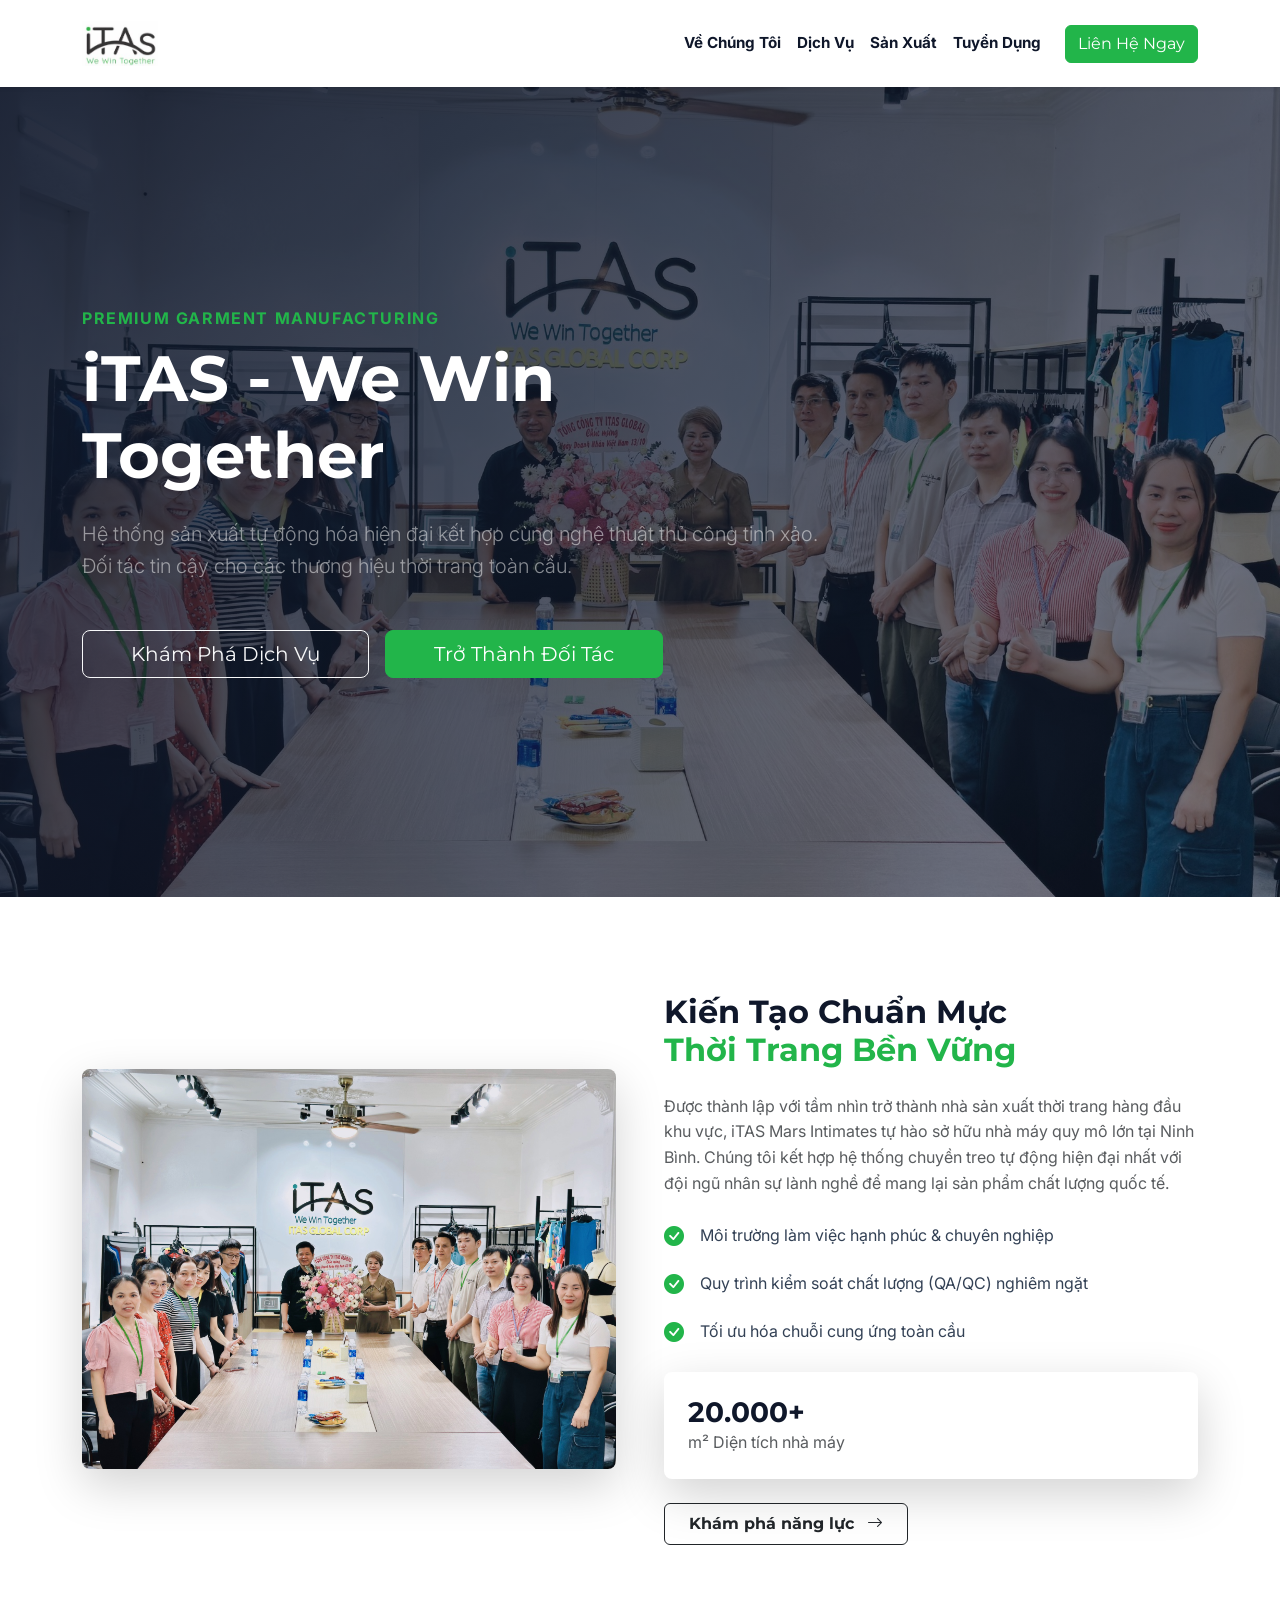
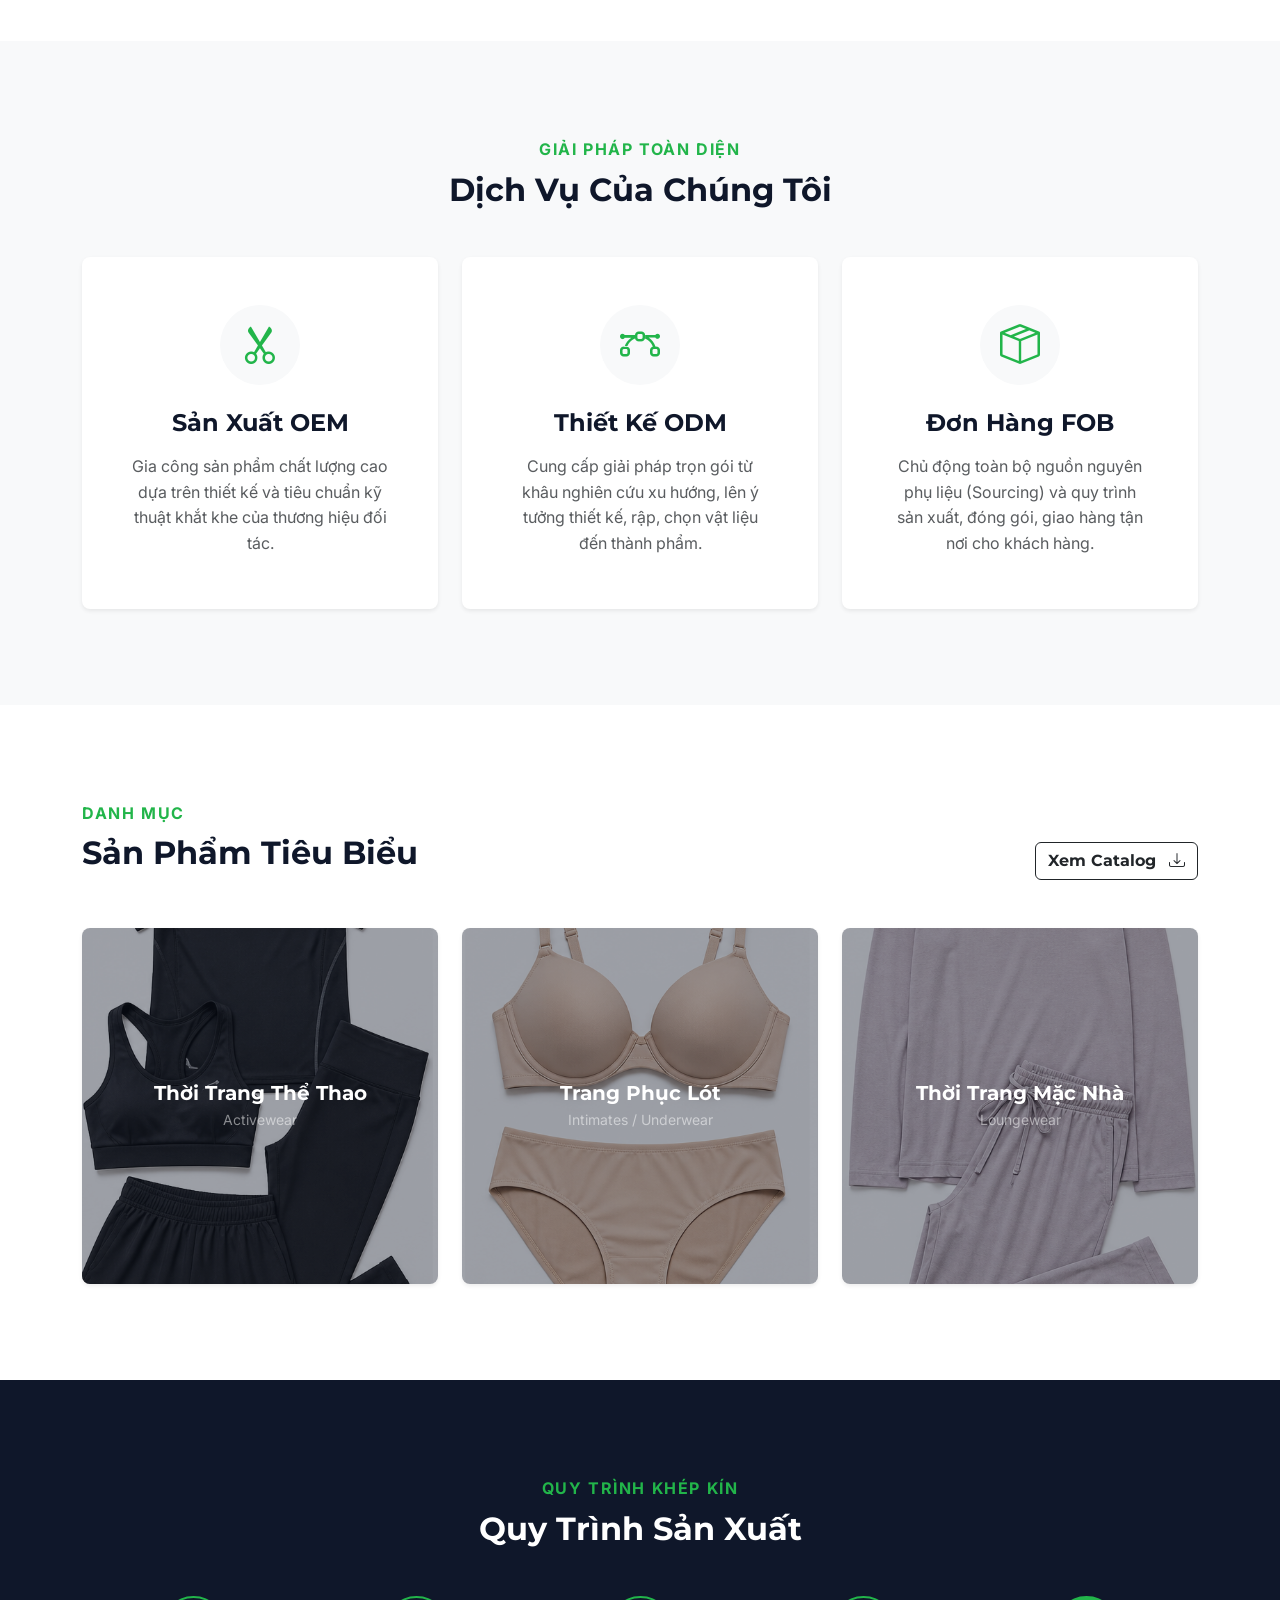
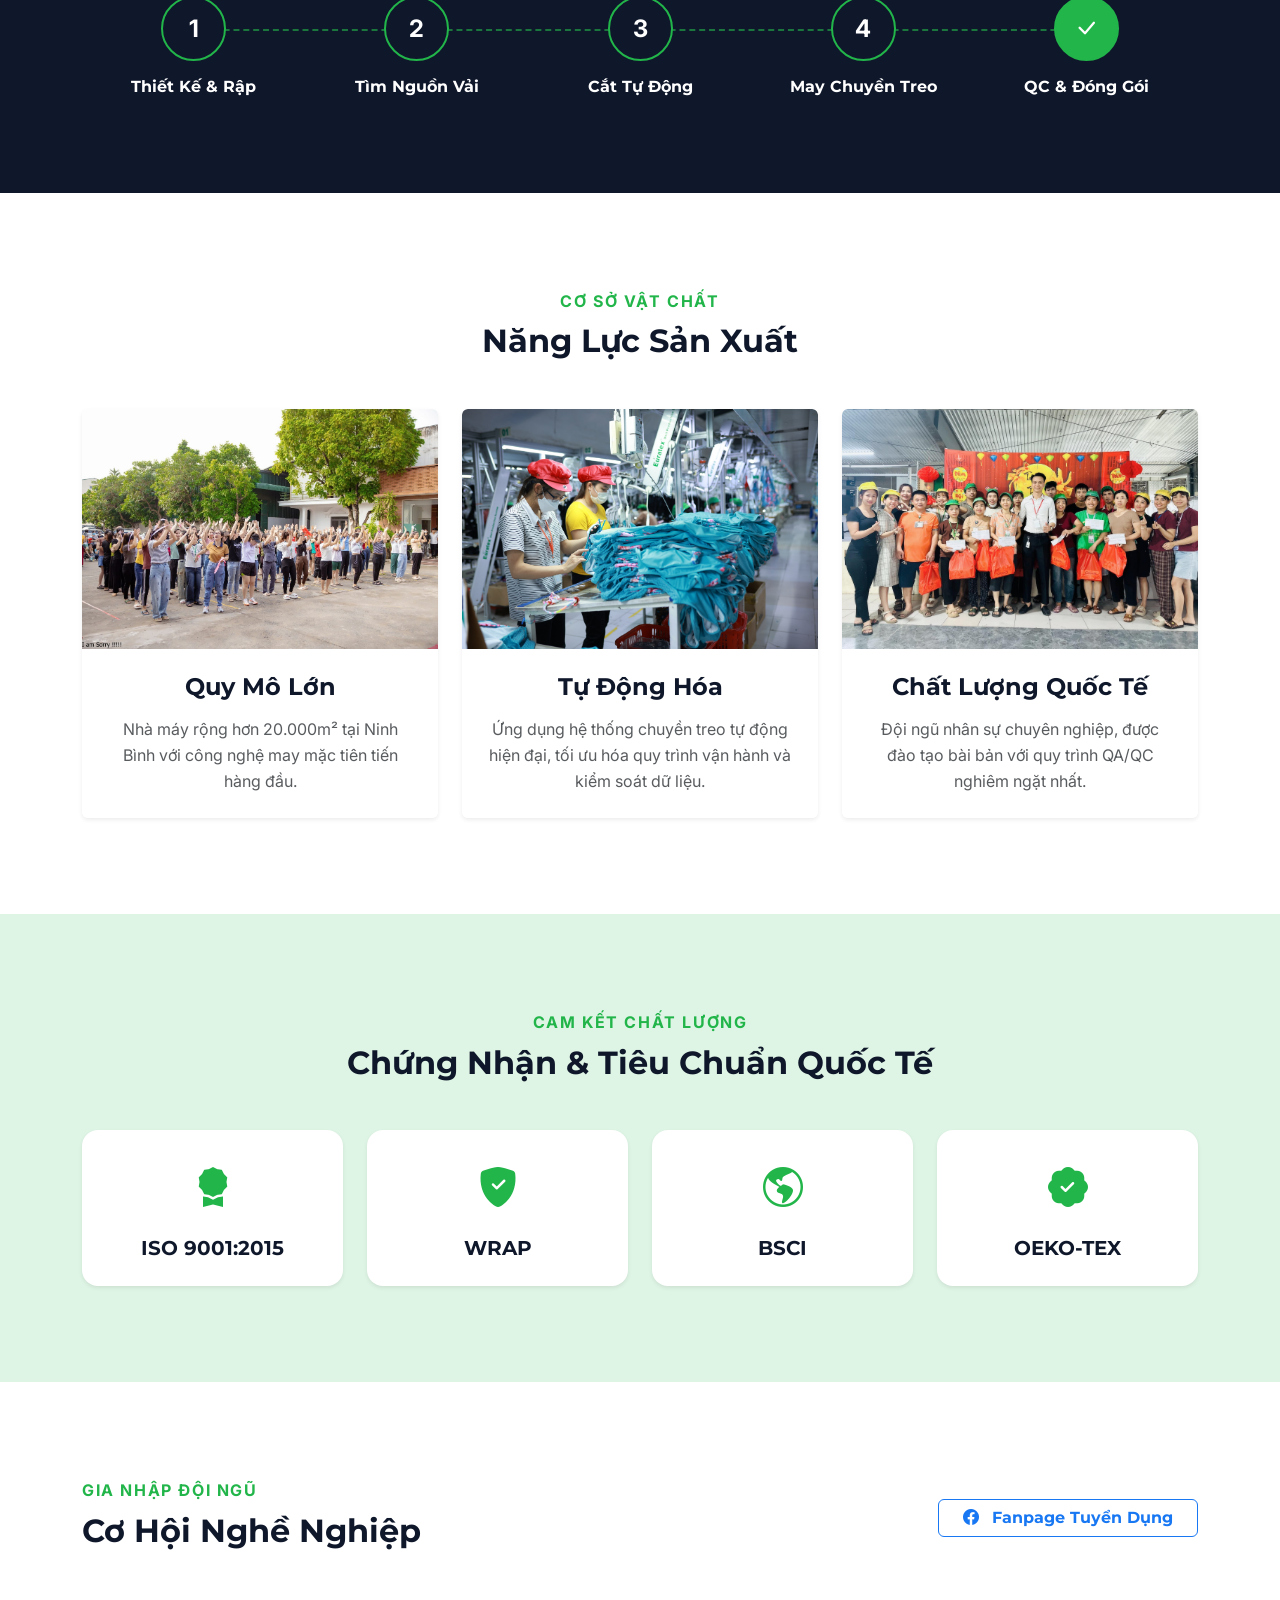
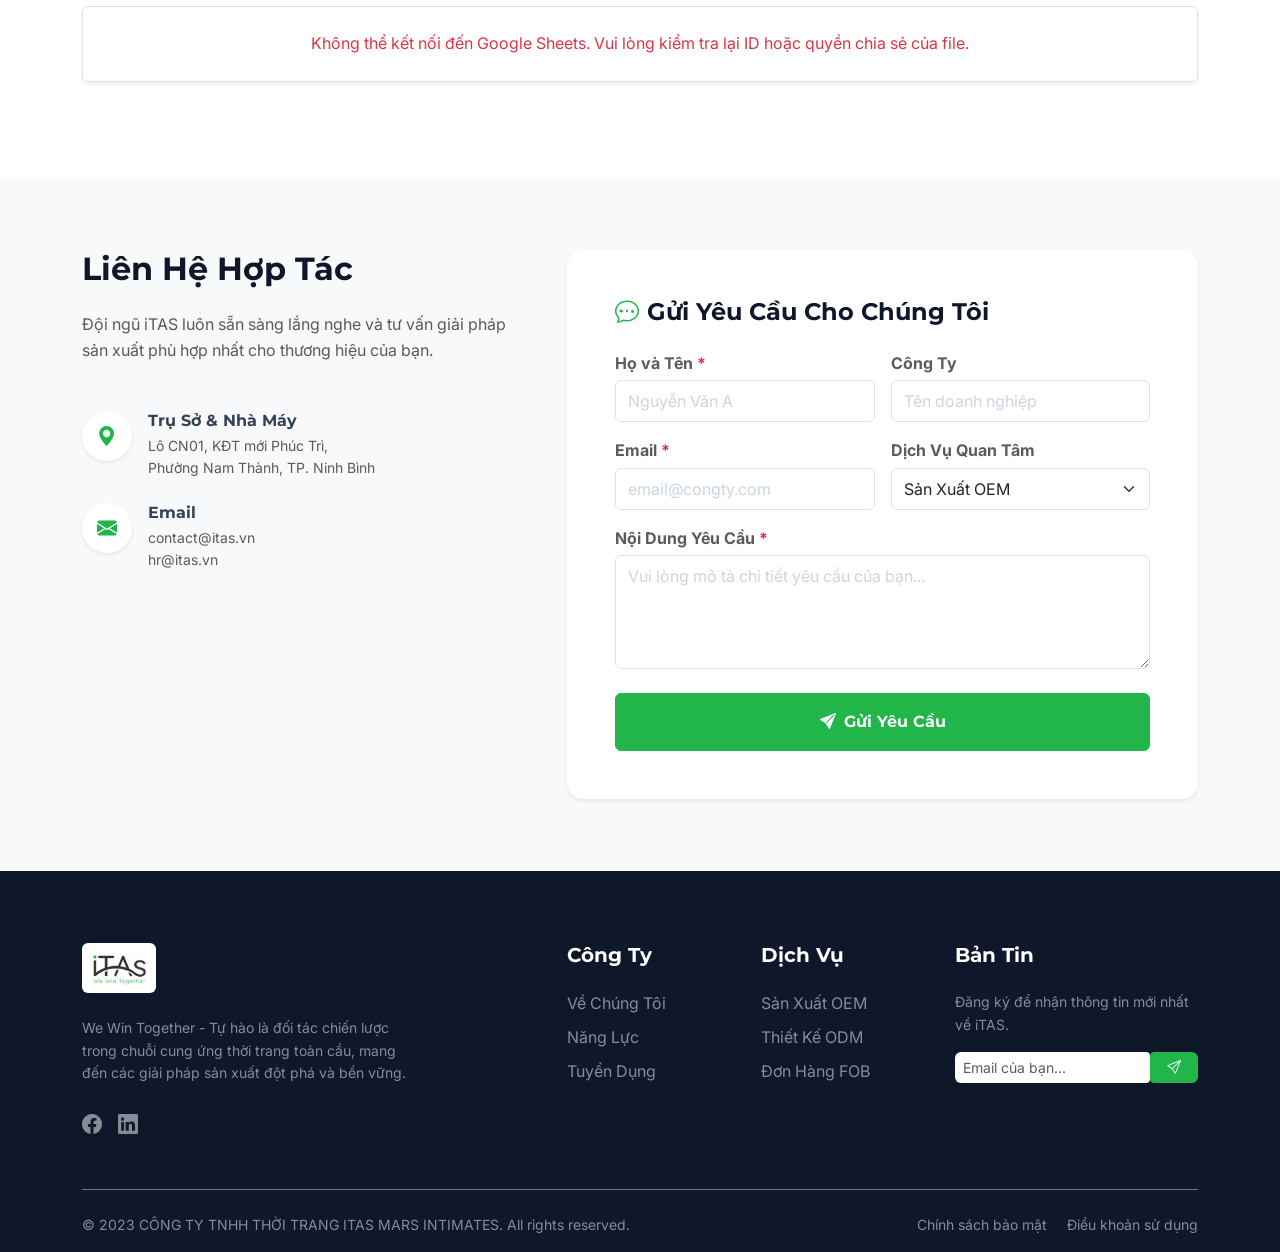
<file: index.html>
<!DOCTYPE html>
<html lang="vi">
<head>
    <meta charset="UTF-8">
    <meta name="viewport" content="width=device-width, initial-scale=1.0">
    <title>iTAS Mars Intimates - We Win Together | Premium Garment Manufacturing</title>
    <meta name="description" content="iTAS - Đối tác sản xuất may mặc toàn cầu. Hệ thống tự động hóa hiện đại, dịch vụ OEM/ODM/FOB chuẩn quốc tế.">
    
    <!-- Google Fonts: Montserrat (Headings) & Inter (Body) -->
    <link rel="preconnect" href="https://fonts.googleapis.com">
    <link rel="preconnect" href="https://fonts.gstatic.com" crossorigin>
    <link href="https://fonts.googleapis.com/css2?family=Inter:wght@300;400;500;600&family=Montserrat:wght@500;600;700;800&display=swap" rel="stylesheet">
    
    <!-- Frameworks & Icons -->
    <link href="https://cdn.jsdelivr.net/npm/bootstrap@5.3.0/dist/css/bootstrap.min.css" rel="stylesheet">
    <link href="https://cdn.jsdelivr.net/npm/bootstrap-icons@1.10.5/font/bootstrap-icons.css" rel="stylesheet">
    
    <!-- Custom B2B Stylesheet -->
    <link href="css/style.min.css" rel="stylesheet">
</head>
<body>

    <!-- HEADER -->
    <header class="header sticky-top bg-white shadow-sm">
        <nav class="navbar navbar-expand-lg navbar-light py-3">
            <div class="container">
                <a class="navbar-brand" href="#">
                    <img src="images/logo.png" alt="iTAS Logo" class="header__logo">
                </a>
                <button class="navbar-toggler" type="button" data-bs-toggle="collapse" data-bs-target="#navbarNav" aria-label="Toggle navigation">
                    <span class="navbar-toggler-icon"></span>
                </button>
                <div class="collapse navbar-collapse" id="navbarNav">
                    <ul class="navbar-nav ms-auto align-items-center">
                        <li class="nav-item"><a class="nav-link fw-bold" href="#about">Về Chúng Tôi</a></li>
                        <li class="nav-item"><a class="nav-link fw-bold" href="#services">Dịch Vụ</a></li>
                        <li class="nav-item"><a class="nav-link fw-bold" href="#capabilities">Sản Xuất</a></li>
                        <li class="nav-item"><a class="nav-link fw-bold" href="#careers">Tuyển Dụng</a></li>
                        <li class="nav-item ms-lg-3">
                            <a class="btn btn-primary" href="#contact">Liên Hệ Ngay</a>
                        </li>
                    </ul>
                </div>
            </div>
        </nav>
    </header>

    <main>
        <!-- 1. HERO SECTION -->
        <section class="hero position-relative d-flex align-items-center">
            <div class="container position-relative z-2 text-center text-md-start">
                <div class="row">
                    <div class="col-lg-8">
                        <span class="hero__subtitle text-uppercase tracking-wide mb-2 d-block text-accent fw-bold">Premium Garment Manufacturing</span>
                        <h1 class="display-3 fw-bold mb-4 hero__title text-white">iTAS - We Win Together</h1>
                        <p class="lead mb-5 text-white-50 hero__desc">Hệ thống sản xuất tự động hóa hiện đại kết hợp cùng nghệ thuật thủ công tinh xảo. Đối tác tin cậy cho các thương hiệu thời trang toàn cầu.</p>
                        <div class="d-flex gap-3 justify-content-center justify-content-md-start">
                            <a href="#services" class="btn btn-outline-light btn-lg px-5">Khám Phá Dịch Vụ</a>
                            <a href="#contact" class="btn btn-primary btn-lg px-5">Trở Thành Đối Tác</a>
                        </div>
                    </div>
                </div>
            </div>
            <div class="hero__overlay"></div>
        </section>

        <!-- 2. ABOUT SECTION -->
        <section id="about" class="section py-5 my-5">
            <div class="container">
                <div class="row align-items-center g-5">
                    <div class="col-lg-6">
                        <img src="images/hero-bg.jpg" alt="iTAS Board of Directors" class="img-fluid rounded-3 shadow-lg">
                    </div>
                    <div class="col-lg-6">
                        <h2 class="section__title mb-4">Kiến Tạo Chuẩn Mực <br><span class="text-accent">Thời Trang Bền Vững</span></h2>
                        <p class="text-muted mb-4">Được thành lập với tầm nhìn trở thành nhà sản xuất thời trang hàng đầu khu vực, iTAS Mars Intimates tự hào sở hữu nhà máy quy mô lớn tại Ninh Bình. Chúng tôi kết hợp hệ thống chuyền treo tự động hiện đại nhất với đội ngũ nhân sự lành nghề để mang lại sản phẩm chất lượng quốc tế.</p>
                        <ul class="list-unstyled mb-4">
                            <li class="d-flex align-items-center mb-3"><i class="bi bi-check-circle-fill text-accent me-3 fs-5"></i> Môi trường làm việc hạnh phúc & chuyên nghiệp</li>
                            <li class="d-flex align-items-center mb-3"><i class="bi bi-check-circle-fill text-accent me-3 fs-5"></i> Quy trình kiểm soát chất lượng (QA/QC) nghiêm ngặt</li>
                            <li class="d-flex align-items-center"><i class="bi bi-check-circle-fill text-accent me-3 fs-5"></i> Tối ưu hóa chuỗi cung ứng toàn cầu</li>
                        </ul>
                        <div class="about__stats bg-white p-4 shadow-lg rounded-3 my-4 d-none d-lg-block">
                            <h3 class="fw-bold text-primary-dark mb-0">20.000+</h3>
                            <p class="text-muted mb-0">m² Diện tích nhà máy</p>
                        </div>
                        <a href="#capabilities" class="btn btn-outline-dark px-4 py-2 fw-bold">Khám phá năng lực <i class="bi bi-arrow-right ms-2"></i></a>
                    </div>
                </div>
            </div>
        </section>

        <!-- 3. SERVICES SECTION -->
        <section id="services" class="section bg-light py-5">
            <div class="container py-5">
                <div class="text-center mb-5">
                    <span class="text-accent fw-bold text-uppercase tracking-wide">Giải Pháp Toàn Diện</span>
                    <h2 class="section__title mt-2">Dịch Vụ Của Chúng Tôi</h2>
                </div>
                <div class="row g-4">
                    <div class="col-md-4">
                        <article class="service-card bg-white p-5 rounded-3 shadow-sm h-100 text-center">
                            <div class="service-card__icon bg-light rounded-circle d-inline-flex align-items-center justify-content-center mb-4" style="width: 80px; height: 80px;">
                                <i class="bi bi-scissors fs-1 text-accent"></i>
                            </div>
                            <h4 class="fw-bold mb-3 text-primary-dark">Sản Xuất OEM</h4>
                            <p class="text-muted mb-0">Gia công sản phẩm chất lượng cao dựa trên thiết kế và tiêu chuẩn kỹ thuật khắt khe của thương hiệu đối tác.</p>
                        </article>
                    </div>
                    <div class="col-md-4">
                        <article class="service-card bg-white p-5 rounded-3 shadow-sm h-100 text-center">
                            <div class="service-card__icon bg-light rounded-circle d-inline-flex align-items-center justify-content-center mb-4" style="width: 80px; height: 80px;">
                                <i class="bi bi-bezier fs-1 text-accent"></i>
                            </div>
                            <h4 class="fw-bold mb-3 text-primary-dark">Thiết Kế ODM</h4>
                            <p class="text-muted mb-0">Cung cấp giải pháp trọn gói từ khâu nghiên cứu xu hướng, lên ý tưởng thiết kế, rập, chọn vật liệu đến thành phẩm.</p>
                        </article>
                    </div>
                    <div class="col-md-4">
                        <article class="service-card bg-white p-5 rounded-3 shadow-sm h-100 text-center">
                            <div class="service-card__icon bg-light rounded-circle d-inline-flex align-items-center justify-content-center mb-4" style="width: 80px; height: 80px;">
                                <i class="bi bi-box-seam fs-1 text-accent"></i>
                            </div>
                            <h4 class="fw-bold mb-3 text-primary-dark">Đơn Hàng FOB</h4>
                            <p class="text-muted mb-0">Chủ động toàn bộ nguồn nguyên phụ liệu (Sourcing) và quy trình sản xuất, đóng gói, giao hàng tận nơi cho khách hàng.</p>
                        </article>
                    </div>
                </div>
            </div>
        </section>

        <!-- 4. PRODUCT SHOWCASE -->
        <section id="products" class="section py-5 my-5">
            <div class="container">
                <div class="d-flex justify-content-between align-items-end mb-5">
                    <div>
                        <span class="text-accent fw-bold text-uppercase tracking-wide">Danh Mục</span>
                        <h2 class="section__title mt-2">Sản Phẩm Tiêu Biểu</h2>
                    </div>
                    <a href="#contact" class="btn btn-outline-dark d-none d-md-inline-block fw-bold">Xem Catalog <i class="bi bi-download ms-2"></i></a>
                </div>
                <div class="row g-4">
                    <div class="col-md-6 col-lg-4">
                        <div class="product-card position-relative overflow-hidden rounded-3 shadow-sm text-white text-center ratio ratio-1x1" style="background-image: url('images/product_part_1.png'); background-size: cover; background-position: center;">
                            <div class="d-flex flex-column align-items-center justify-content-center p-4 product-card__content">
                                <h5 class="fw-bold mb-1">Thời Trang Thể Thao</h5>
                                <span class="text-white-50 small">Activewear</span>
                            </div>
                        </div>
                    </div>
                    <div class="col-md-6 col-lg-4">
                        <div class="product-card position-relative overflow-hidden rounded-3 shadow-sm text-white text-center ratio ratio-1x1" style="background-image: url('images/product_part_2.png'); background-size: cover; background-position: center;">
                            <div class="d-flex flex-column align-items-center justify-content-center p-4 product-card__content">
                                <h5 class="fw-bold mb-1">Trang Phục Lót</h5>
                                <span class="text-white-50 small">Intimates / Underwear</span>
                            </div>
                        </div>
                    </div>
                    <div class="col-md-6 col-lg-4">
                        <div class="product-card position-relative overflow-hidden rounded-3 shadow-sm text-white text-center ratio ratio-1x1" style="background-image: url('images/product_part_3.png'); background-size: cover; background-position: center;">
                            <div class="d-flex flex-column align-items-center justify-content-center p-4 product-card__content">
                                <h5 class="fw-bold mb-1">Thời Trang Mặc Nhà</h5>
                                <span class="text-white-50 small">Loungewear</span>
                            </div>
                        </div>
                    </div>
                </div>
            </div>
        </section>

        <!-- 5. PRODUCTION PROCESS -->
        <section id="process" class="section bg-primary-dark text-white py-5">
            <div class="container py-5">
                <div class="text-center mb-5">
                    <span class="text-accent fw-bold text-uppercase tracking-wide">Quy Trình Khép Kín</span>
                    <h2 class="section__title mt-2 text-white">Quy Trình Sản Xuất</h2>
                </div>
                <div class="d-flex flex-column flex-md-row justify-content-between align-items-center process-container gap-5 gap-md-0">
                    <div class="process-step text-center flex-fill w-100">
                        <div class="process-step__number bg-primary-dark text-white border-accent rounded-circle mx-auto mb-3 d-flex align-items-center justify-content-center fs-4 fw-bold position-relative z-2">1</div>
                        <h6 class="fw-bold mb-0">Thiết Kế & Rập</h6>
                    </div>
                    <div class="process-step text-center flex-fill w-100">
                        <div class="process-step__number bg-primary-dark text-white border-accent rounded-circle mx-auto mb-3 d-flex align-items-center justify-content-center fs-4 fw-bold position-relative z-2">2</div>
                        <h6 class="fw-bold mb-0">Tìm Nguồn Vải</h6>
                    </div>
                    <div class="process-step text-center flex-fill w-100">
                        <div class="process-step__number bg-primary-dark text-white border-accent rounded-circle mx-auto mb-3 d-flex align-items-center justify-content-center fs-4 fw-bold position-relative z-2">3</div>
                        <h6 class="fw-bold mb-0">Cắt Tự Động</h6>
                    </div>
                    <div class="process-step text-center flex-fill w-100">
                        <div class="process-step__number bg-primary-dark text-white border-accent rounded-circle mx-auto mb-3 d-flex align-items-center justify-content-center fs-4 fw-bold position-relative z-2">4</div>
                        <h6 class="fw-bold mb-0">May Chuyền Treo</h6>
                    </div>
                    <div class="process-step text-center flex-fill w-100">
                        <div class="process-step__number bg-accent text-white border-accent rounded-circle mx-auto mb-3 d-flex align-items-center justify-content-center fs-4 fw-bold position-relative z-2"><i class="bi bi-check-lg"></i></div>
                        <h6 class="fw-bold mb-0">QC & Đóng Gói</h6>
                    </div>
                </div>
            </div>
        </section>

        <!-- 6. CAPABILITIES (Refined existing section) -->
        <section id="capabilities" class="section py-5 my-5">
            <div class="container">
                <div class="text-center mb-5">
                    <span class="text-accent fw-bold text-uppercase tracking-wide">Cơ Sở Vật Chất</span>
                    <h2 class="section__title mt-2">Năng Lực Sản Xuất</h2>
                </div>
                <div class="row g-4 text-center">
                    <div class="col-md-4">
                        <article class="card card-b2b h-100 shadow-sm border-0">
                            <div class="overflow-hidden rounded-top">
                                <img src="images/img-quymo.jpg" class="card-img-top card-b2b__img" alt="Quy mô nhà máy">
                            </div>
                            <div class="card-body p-4 bg-white rounded-bottom">
                                <h4 class="fw-bold mb-3 text-primary-dark">Quy Mô Lớn</h4>
                                <p class="text-muted mb-0">Nhà máy rộng hơn 20.000m² tại Ninh Bình với công nghệ may mặc tiên tiến hàng đầu.</p>
                            </div>
                        </article>
                    </div>
                    <div class="col-md-4">
                        <article class="card card-b2b h-100 shadow-sm border-0">
                            <div class="overflow-hidden rounded-top">
                                <img src="images/img-chuyen.jpg" class="card-img-top card-b2b__img" alt="Hệ thống tự động hóa">
                            </div>
                            <div class="card-body p-4 bg-white rounded-bottom">
                                <h4 class="fw-bold mb-3 text-primary-dark">Tự Động Hóa</h4>
                                <p class="text-muted mb-0">Ứng dụng hệ thống chuyền treo tự động hiện đại, tối ưu hóa quy trình vận hành và kiểm soát dữ liệu.</p>
                            </div>
                        </article>
                    </div>
                    <div class="col-md-4">
                        <article class="card card-b2b h-100 shadow-sm border-0">
                            <div class="overflow-hidden rounded-top">
                                <img src="images/img-chatluong.jpg" class="card-img-top card-b2b__img" alt="Con người">
                            </div>
                            <div class="card-body p-4 bg-white rounded-bottom">
                                <h4 class="fw-bold mb-3 text-primary-dark">Chất Lượng Quốc Tế</h4>
                                <p class="text-muted mb-0">Đội ngũ nhân sự chuyên nghiệp, được đào tạo bài bản với quy trình QA/QC nghiêm ngặt nhất.</p>
                            </div>
                        </article>
                    </div>
                </div>
            </div>
        </section>

        <!-- 7. CERTIFICATIONS SECTION -->
        <section id="certifications" class="section bg-accent-soft py-5">
            <div class="container py-5 text-center">
                <div class="mb-5">
                    <span class="text-accent fw-bold text-uppercase tracking-wide">Cam Kết Chất Lượng</span>
                    <h2 class="section__title mt-2">Chứng Nhận & Tiêu Chuẩn Quốc Tế</h2>
                </div>
                <div class="row justify-content-center g-4">
                    <div class="col-6 col-md-3">
                        <div class="cert-card bg-white p-4 rounded-4 shadow-sm h-100 d-flex flex-column align-items-center justify-content-center">
                            <i class="bi bi-award-fill fs-1 text-accent mb-3"></i>
                            <h5 class="fw-bold text-primary-dark mb-0">ISO 9001:2015</h5>
                        </div>
                    </div>
                    <div class="col-6 col-md-3">
                        <div class="cert-card bg-white p-4 rounded-4 shadow-sm h-100 d-flex flex-column align-items-center justify-content-center">
                            <i class="bi bi-shield-fill-check fs-1 text-accent mb-3"></i>
                            <h5 class="fw-bold text-primary-dark mb-0">WRAP</h5>
                        </div>
                    </div>
                    <div class="col-6 col-md-3">
                        <div class="cert-card bg-white p-4 rounded-4 shadow-sm h-100 d-flex flex-column align-items-center justify-content-center">
                            <i class="bi bi-globe-americas fs-1 text-accent mb-3"></i>
                            <h5 class="fw-bold text-primary-dark mb-0">BSCI</h5>
                        </div>
                    </div>
                    <div class="col-6 col-md-3">
                        <div class="cert-card bg-white p-4 rounded-4 shadow-sm h-100 d-flex flex-column align-items-center justify-content-center">
                            <i class="bi bi-patch-check-fill fs-1 text-accent mb-3"></i>
                            <h5 class="fw-bold text-primary-dark mb-0">OEKO-TEX</h5>
                        </div>
                    </div>
                </div>
            </div>
        </section>

        <!-- 8. CAREERS (Refined existing section) -->
        <section id="careers" class="section py-5 my-5">
            <div class="container">
                <div class="row align-items-center mb-5">
                    <div class="col-md-8">
                        <span class="text-accent fw-bold text-uppercase tracking-wide">Gia Nhập Đội Ngũ</span>
                        <h2 class="section__title mt-2">Cơ Hội Nghề Nghiệp</h2>
                    </div>
                    <div class="col-md-4 text-md-end mt-3 mt-md-0">
                        <a href="https://www.facebook.com/tuyendungitas" target="_blank" class="btn btn-facebook px-4 fw-bold"><i class="bi bi-facebook me-2"></i> Fanpage Tuyển Dụng</a>
                    </div>
                </div>
                <div class="row justify-content-center">
                    <div class="col-lg-12">
                        <!-- JavaScript sẽ tự động vẽ danh sách công việc vào div này -->
                        <div class="list-group shadow-sm border-0" id="job-list-container">
                            <!-- Nội dung được sinh ra tự động -->
                        </div>
                    </div>
                </div>
            </div>

            <!-- JOB DETAILS OFFCANVAS (Thanh trượt bên phải hiển thị chi tiết CV) -->
            <div class="offcanvas offcanvas-end shadow" tabindex="-1" id="jobDetailsOffcanvas" aria-labelledby="jobDetailsOffcanvasLabel" style="width: 450px; max-width: 100vw;">
                <div class="offcanvas-header bg-light border-bottom p-4">
                    <h5 class="offcanvas-title fw-bold text-primary-dark" id="jobDetailsOffcanvasLabel">Chi Tiết Công Việc</h5>
                    <button type="button" class="btn-close" data-bs-dismiss="offcanvas" aria-label="Close"></button>
                </div>
                <div class="offcanvas-body p-4">
                    <span class="badge bg-accent-soft text-accent mb-3 px-3 py-2 rounded-pill" id="oc-type">Toàn thời gian</span>
                    <h4 class="fw-bold mb-3 text-primary-dark" id="oc-title">Tên Công Việc</h4>
                    
                    <div class="d-flex align-items-center mb-4 text-muted small">
                        <i class="bi bi-geo-alt me-2"></i> <span id="oc-location">Ninh Bình</span>
                        <span class="mx-2">|</span> 
                        <i class="bi bi-cash me-2"></i> <span id="oc-salary" class="text-accent fw-bold">Thỏa thuận</span>
                    </div>

                    <h6 class="fw-bold text-primary-dark mb-3"><i class="bi bi-briefcase me-2 text-accent"></i>Mô tả công việc</h6>
                    <div class="text-muted small mb-4" id="oc-desc"></div>

                    <h6 class="fw-bold text-primary-dark mb-3"><i class="bi bi-person-check me-2 text-accent"></i>Yêu cầu ứng viên</h6>
                    <div class="text-muted small mb-4" id="oc-req"></div>

                    <h6 class="fw-bold text-primary-dark mb-3"><i class="bi bi-gift me-2 text-accent"></i>Quyền lợi được hưởng</h6>
                    <div class="text-muted small mb-4" id="oc-ben"></div>

                    <div class="d-grid mt-5">
                        <a href="#contact" class="btn btn-primary fw-bold py-3" data-bs-dismiss="offcanvas" onclick="prepareApplicationForm()">Ứng Tuyển Ngay</a>
                    </div>
                </div>
            </div>
        </section>

        <!-- 9. CONTACT SECTION -->
        <section id="contact" class="section py-5 bg-light">
            <div class="container py-4">
                <div class="row g-5">
                    <div class="col-lg-5">
                        <h2 class="section__title mb-4">Liên Hệ Hợp Tác</h2>
                        <p class="text-muted mb-5">Đội ngũ iTAS luôn sẵn sàng lắng nghe và tư vấn giải pháp sản xuất phù hợp nhất cho thương hiệu của bạn.</p>
                        
                        <div class="d-flex align-items-start mb-4">
                            <a href="https://www.google.com/maps/search/?api=1&query=Lô+CN01,+KĐT+mới+Phúc+Trì,+Phường+Nam+Thành,+TP.+Ninh+Bình" target="_blank" class="bg-white rounded-circle d-flex align-items-center justify-content-center shadow-sm me-3 flex-shrink-0 text-decoration-none" style="width: 50px; height: 50px;" title="Xem trên Google Maps">
                                <i class="bi bi-geo-alt-fill text-accent fs-5"></i>
                            </a>
                            <div>
                                <h6 class="fw-bold mb-1">Trụ Sở & Nhà Máy</h6>
                                <p class="text-muted mb-0 small">
                                    <a href="https://www.google.com/maps/search/?api=1&query=Lô+CN01,+KĐT+mới+Phúc+Trì,+Phường+Nam+Thành,+TP.+Ninh+Bình" target="_blank" class="text-muted text-decoration-none" title="Xem trên Google Maps">Lô CN01, KĐT mới Phúc Trì,<br>Phường Nam Thành, TP. Ninh Bình</a>
                                </p>
                            </div>
                        </div>
                        
                        <div class="d-flex align-items-start mb-4">
                            <a href="mailto:contact@itas.vn" class="bg-white rounded-circle d-flex align-items-center justify-content-center shadow-sm me-3 flex-shrink-0 text-decoration-none" style="width: 50px; height: 50px;" title="Gửi email cho chúng tôi">
                                <i class="bi bi-envelope-fill text-accent fs-5"></i>
                            </a>
                            <div>
                                <h6 class="fw-bold mb-1">Email</h6>
                                <p class="text-muted mb-0 small">
                                    <a href="mailto:contact@itas.vn" class="text-muted text-decoration-none">contact@itas.vn</a><br>
                                    <a href="mailto:hr@itas.vn" class="text-muted text-decoration-none">hr@itas.vn</a>
                                </p>
                            </div>
                        </div>
                    </div>
                    
                    <div class="col-lg-7">
                        <div class="bg-white p-4 p-md-5 rounded-4 shadow-sm contact-form-card">
                            <h4 class="fw-bold mb-4 text-primary-dark"><i class="bi bi-chat-dots text-accent me-2"></i>Gửi Yêu Cầu Cho Chúng Tôi</h4>
                            <!-- Thuộc tính action trỏ tới dịch vụ xử lý Form (Ví dụ: Formspree) -->
                            <form action="https://formspree.io/f/xnjwprjv" method="POST">
                                <!-- Tiêu đề tùy chỉnh khi gửi về email -->
                                <input type="hidden" name="_subject" value="[iTAS Website] Khách hàng liên hệ mới!">
                                <!-- Trường ẩn "Bẫy Mật Ong" để chống bot spam -->
                                <input type="text" name="_gotcha" style="display:none">
                                <div class="row g-3">
                                    <div class="col-md-6">
                                        <label for="name" class="form-label fw-bold text-muted mb-1">Họ và Tên <span class="text-danger">*</span></label>
                                        <input type="text" class="form-control form-control-b2b py-2" id="name" name="Họ Tên" placeholder="Nguyễn Văn A" required>
                                    </div>
                                    <div class="col-md-6">
                                        <label for="company" class="form-label fw-bold text-muted mb-1">Công Ty</label>
                                        <input type="text" class="form-control form-control-b2b py-2" id="company" name="Công Ty" placeholder="Tên doanh nghiệp">
                                    </div>
                                    <div class="col-md-6">
                                        <label for="email" class="form-label fw-bold text-muted mb-1">Email <span class="text-danger">*</span></label>
                                        <input type="email" class="form-control form-control-b2b py-2" id="email" name="Email" placeholder="email@congty.com" required>
                                    </div>
                                    <div class="col-md-6">
                                        <label for="service" class="form-label fw-bold text-muted mb-1">Dịch Vụ Quan Tâm</label>
                                        <select class="form-select form-control-b2b py-2" id="service" name="Dịch Vụ Quan Tâm">
                                            <option value="oem">Sản Xuất OEM</option>
                                            <option value="odm">Thiết Kế ODM</option>
                                            <option value="fob">Đơn Hàng FOB</option>
                                        </select>
                                    </div>
                                    <div class="col-12">
                                        <label for="message" class="form-label fw-bold text-muted mb-1">Nội Dung Yêu Cầu <span class="text-danger">*</span></label>
                                        <textarea class="form-control form-control-b2b py-2" id="message" name="Nội Dung Yêu Cầu" rows="4" placeholder="Vui lòng mô tả chi tiết yêu cầu của bạn..." required></textarea>
                                    </div>
                                    <div class="col-12 mt-4">
                                        <button type="submit" class="btn btn-primary w-100 py-3 fw-bold"><i class="bi bi-send-fill me-2"></i>Gửi Yêu Cầu</button>
                                    </div>
                                </div>
                            </form>
                        </div>
                    </div>
                </div>
            </div>
        </section>
    </main>

    <!-- 10. FOOTER -->
    <footer class="footer bg-primary-dark text-white pt-5 pb-3">
        <div class="container pt-4">
            <div class="row g-5 mb-5">
                <div class="col-lg-4">
                    <img src="images/logo.png" alt="iTAS Logo" class="mb-4 bg-white p-2 rounded" style="max-height: 50px;">
                    <p class="text-white-50 small mb-4">We Win Together - Tự hào là đối tác chiến lược trong chuỗi cung ứng thời trang toàn cầu, mang đến các giải pháp sản xuất đột phá và bền vững.</p>
                    <div class="d-flex gap-3">
                        <a href="https://www.facebook.com/tuyendungitas" target="_blank" class="text-white-50 text-white-hover fs-5"><i class="bi bi-facebook"></i></a>
                        <a href="#" class="text-white-50 text-white-hover fs-5"><i class="bi bi-linkedin"></i></a>
                    </div>
                </div>
                <div class="col-lg-2 offset-lg-1 col-md-4">
                    <h5 class="fw-bold text-white mb-4">Công Ty</h5>
                    <ul class="list-unstyled footer__links">
                        <li class="mb-2"><a href="#about" class="text-white-50 text-decoration-none">Về Chúng Tôi</a></li>
                        <li class="mb-2"><a href="#capabilities" class="text-white-50 text-decoration-none">Năng Lực</a></li>
                        <li class="mb-2"><a href="#careers" class="text-white-50 text-decoration-none">Tuyển Dụng</a></li>
                    </ul>
                </div>
                <div class="col-lg-2 col-md-4">
                    <h5 class="fw-bold text-white mb-4">Dịch Vụ</h5>
                    <ul class="list-unstyled footer__links">
                        <li class="mb-2"><a href="#services" class="text-white-50 text-decoration-none">Sản Xuất OEM</a></li>
                        <li class="mb-2"><a href="#services" class="text-white-50 text-decoration-none">Thiết Kế ODM</a></li>
                        <li class="mb-2"><a href="#services" class="text-white-50 text-decoration-none">Đơn Hàng FOB</a></li>
                    </ul>
                </div>
                <div class="col-lg-3 col-md-4">
                    <h5 class="fw-bold text-white mb-4">Bản Tin</h5>
                    <p class="text-white-50 small mb-3">Đăng ký để nhận thông tin mới nhất về iTAS.</p>
                    <form class="d-flex">
                        <input type="email" class="form-control form-control-sm rounded-start-2 border-0 bg-white" placeholder="Email của bạn..." aria-label="Email">
                        <button class="btn btn-primary btn--accent btn-sm rounded-end-2 px-3" type="submit"><i class="bi bi-send"></i></button>
                    </form>
                </div>
            </div>
            <div class="border-top border-secondary pt-4 mt-4 d-flex flex-column flex-md-row justify-content-between align-items-center">
                <p class="small text-white-50 mb-0">&copy; 2023 CÔNG TY TNHH THỜI TRANG ITAS MARS INTIMATES. All rights reserved.</p>
                <div class="small mt-2 mt-md-0">
                    <a href="#" class="text-white-50 text-decoration-none me-3">Chính sách bảo mật</a>
                    <a href="#" class="text-white-50 text-decoration-none">Điều khoản sử dụng</a>
                </div>
            </div>
        </div>
    </footer>

    <!-- JS Scripts -->
    <script src="https://cdn.jsdelivr.net/npm/bootstrap@5.3.0/dist/js/bootstrap.bundle.min.js"></script>
    <script src="js/main.js"></script>
</body>
</html>
</file>
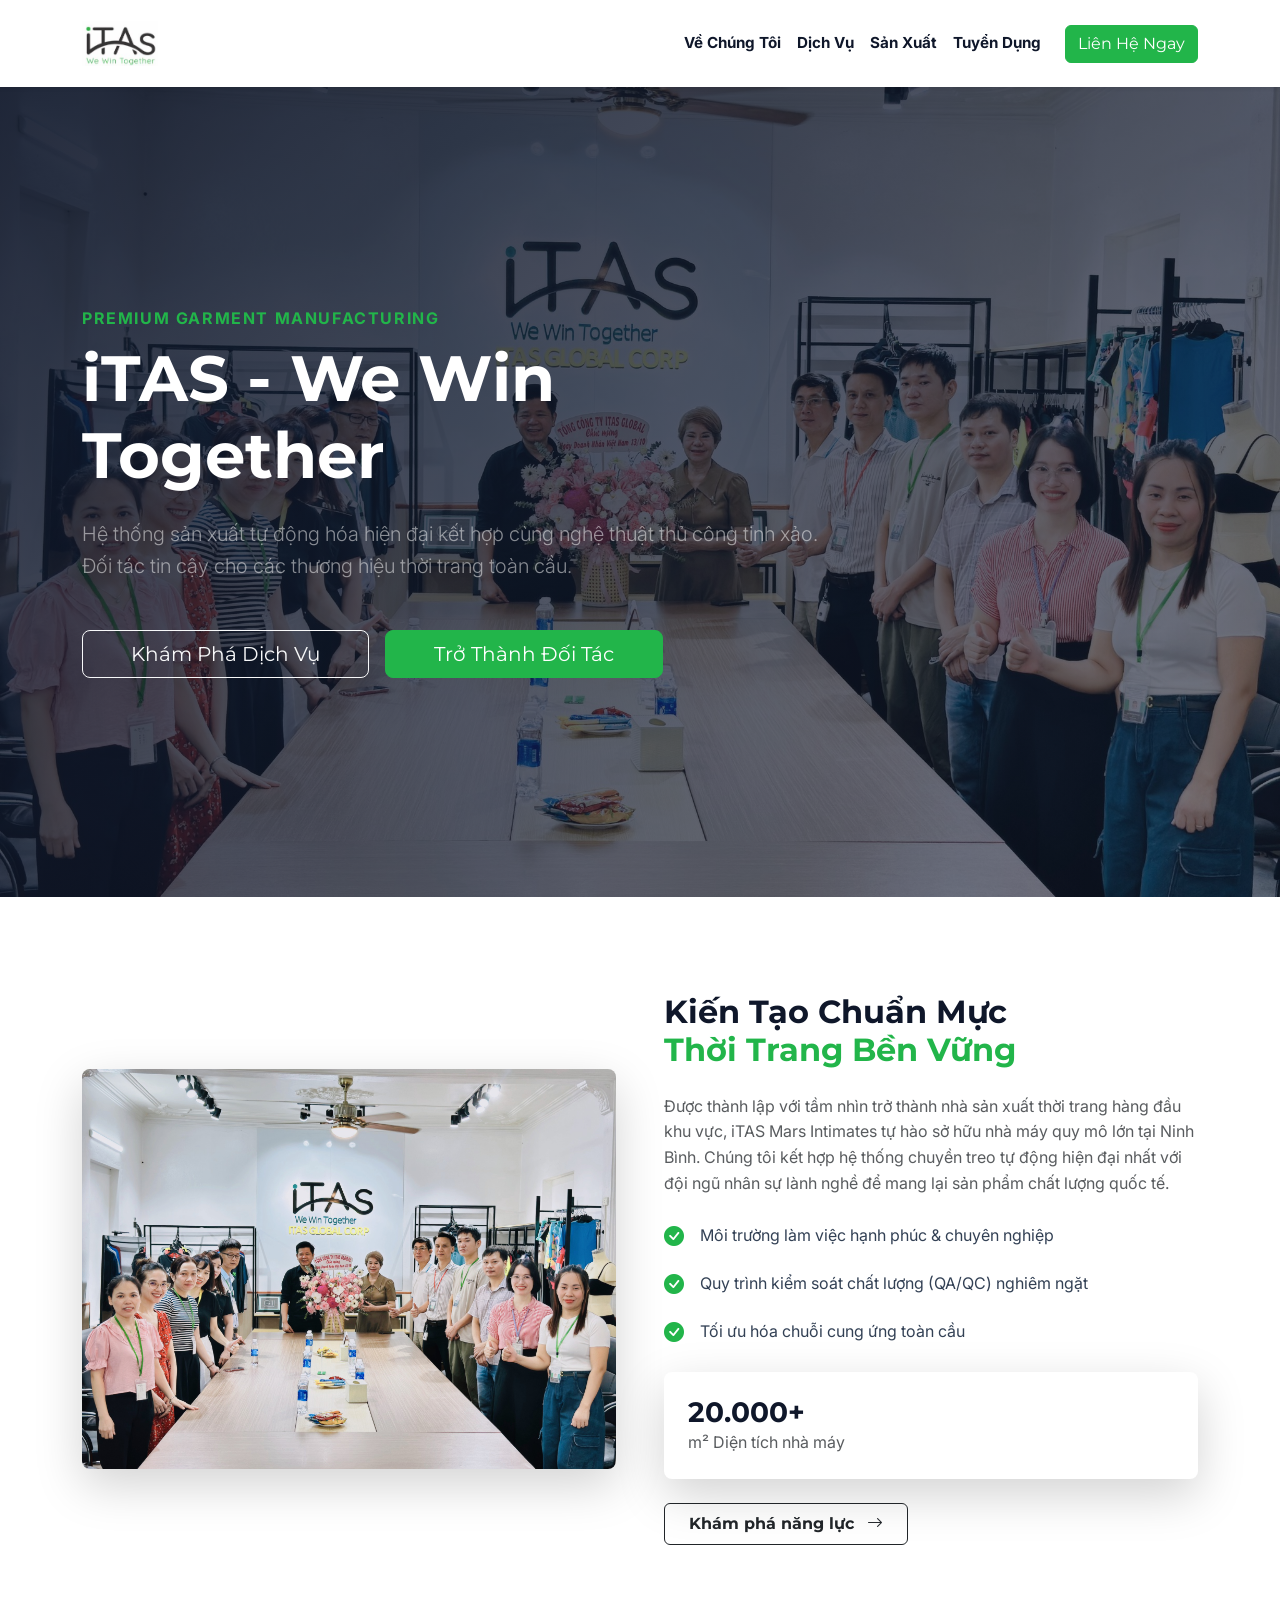
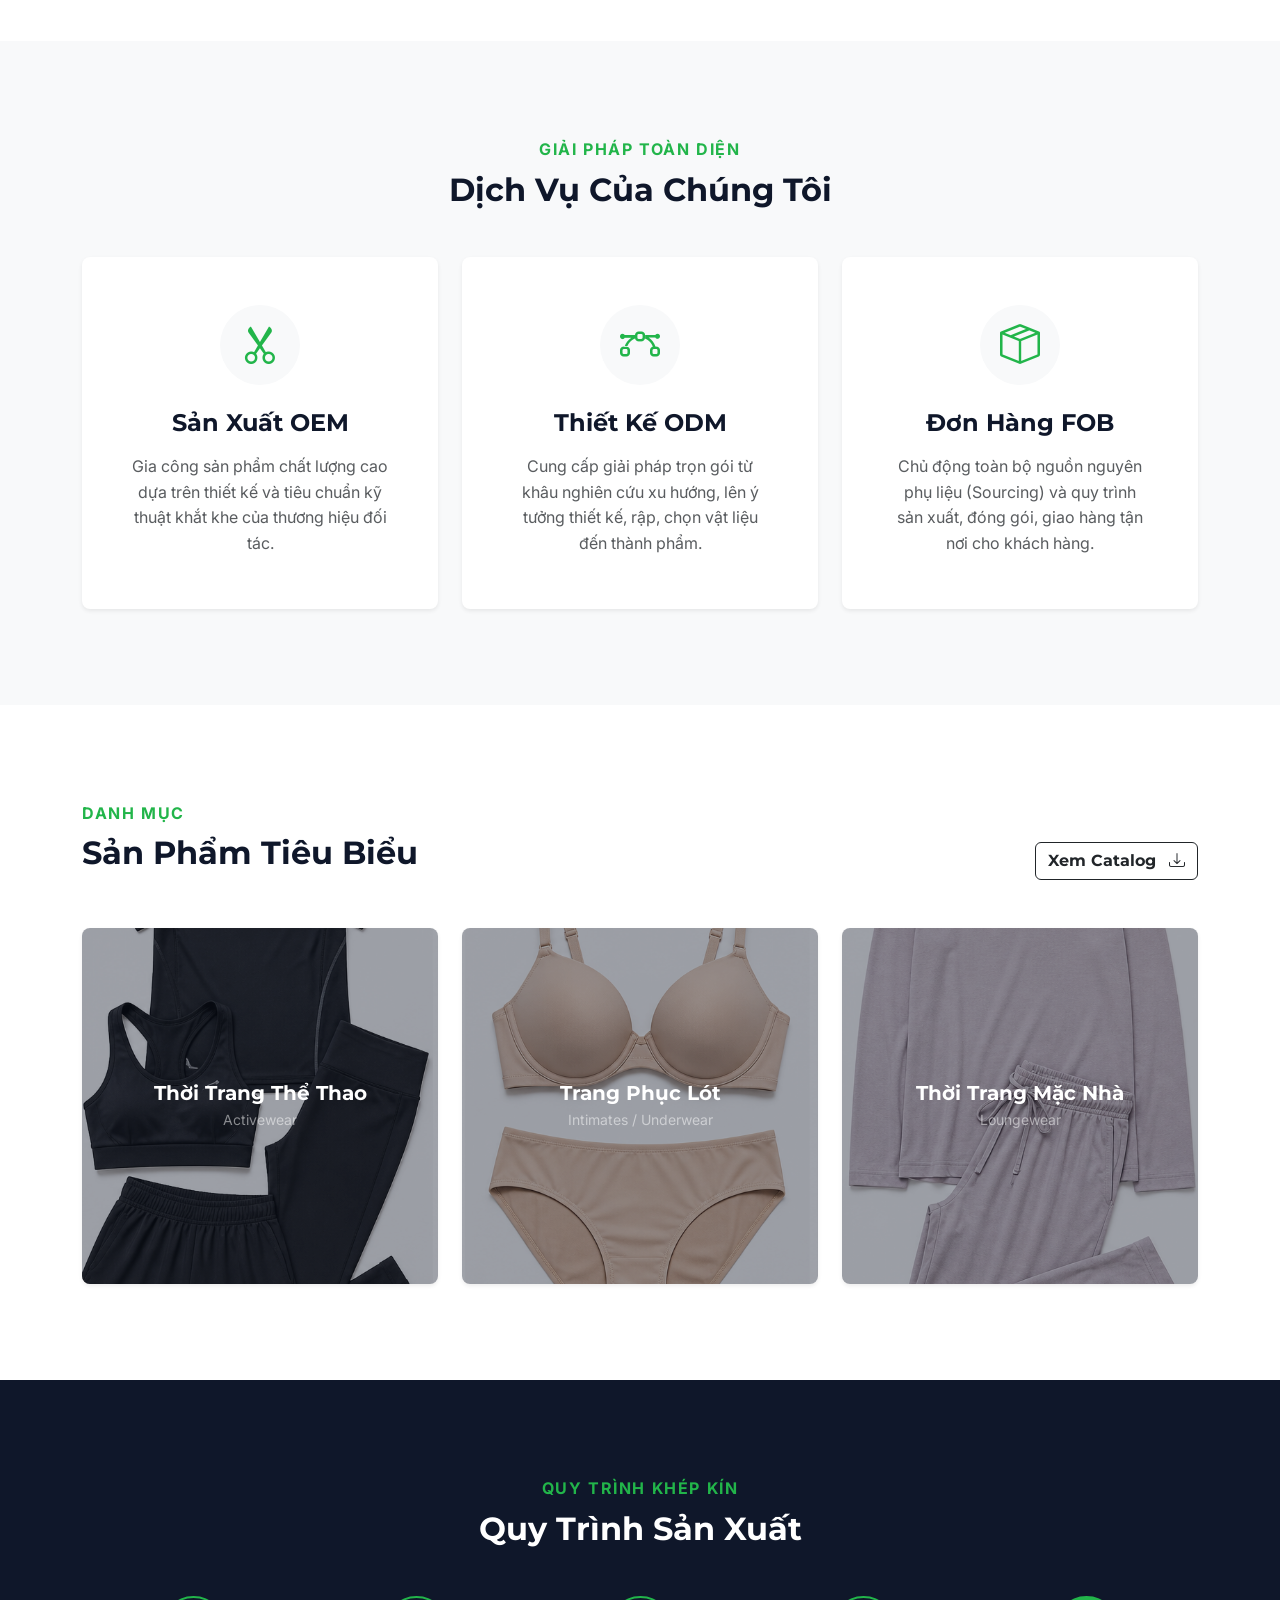
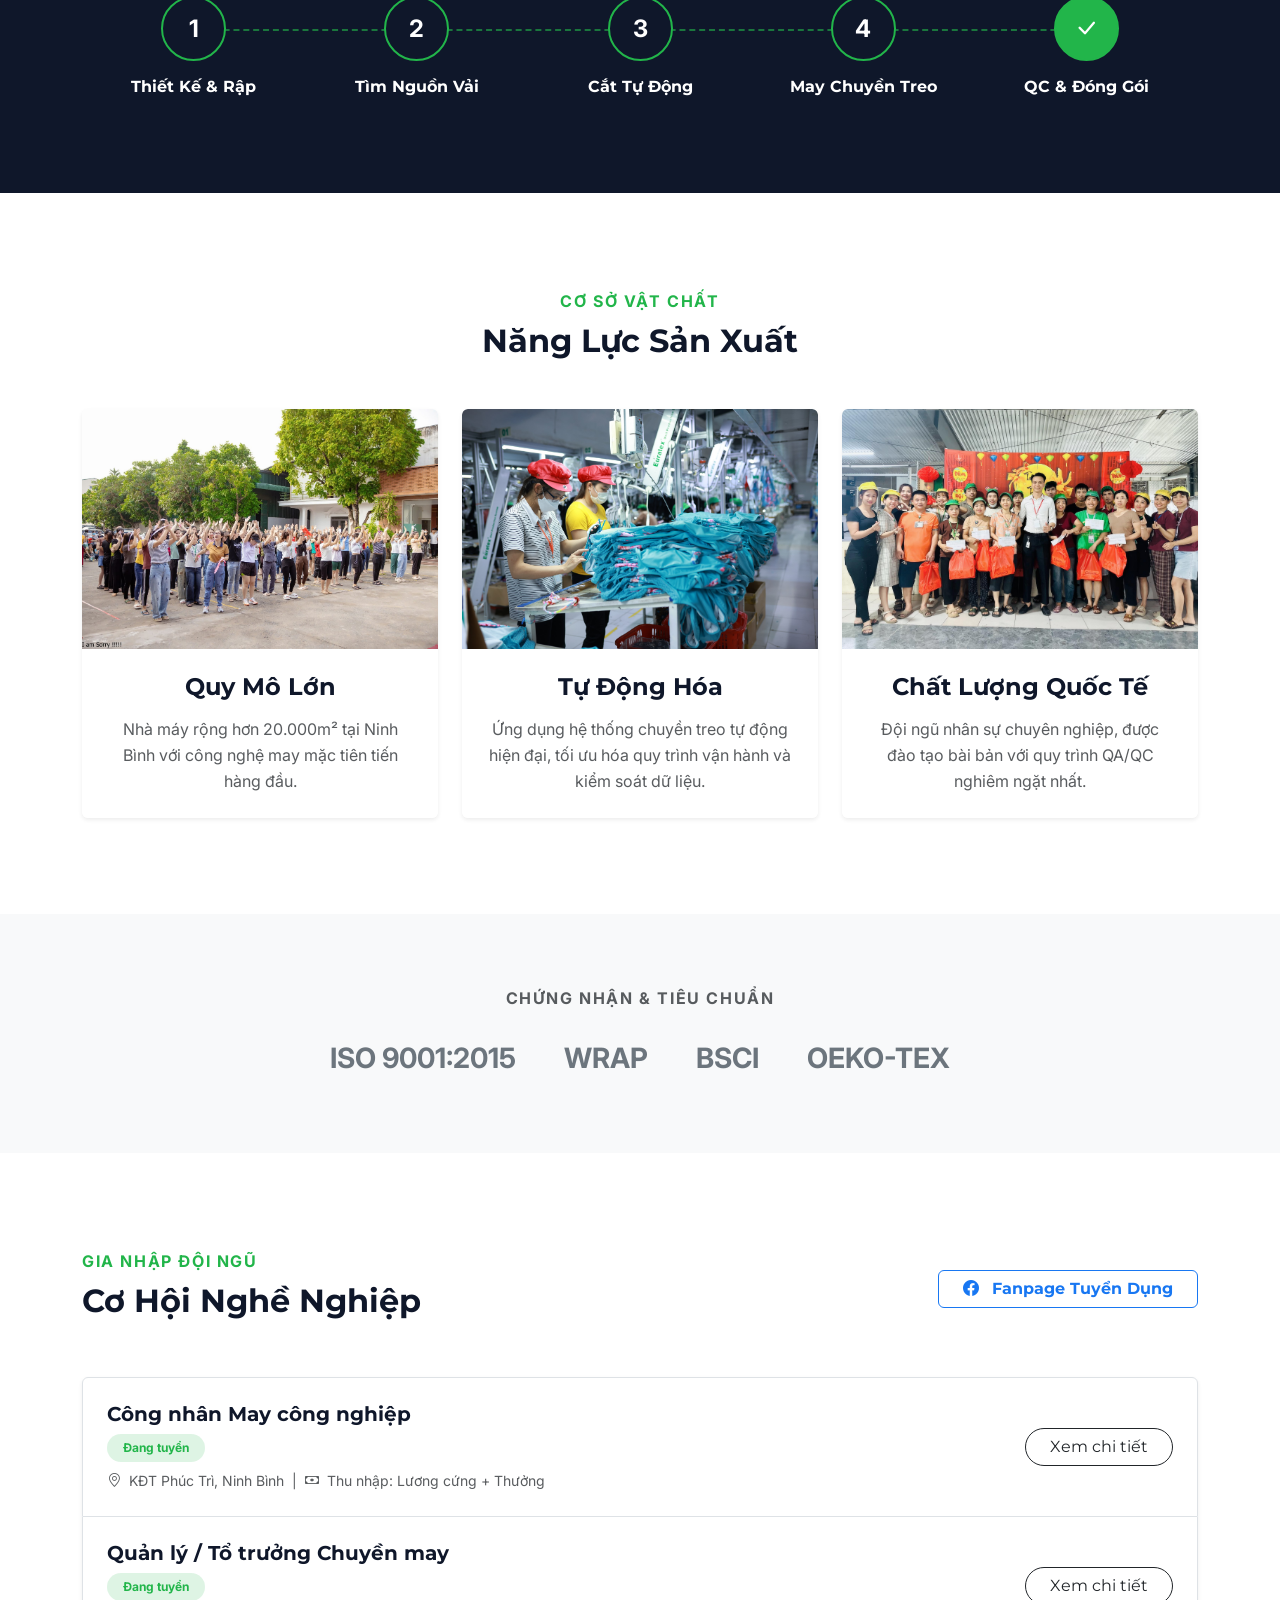
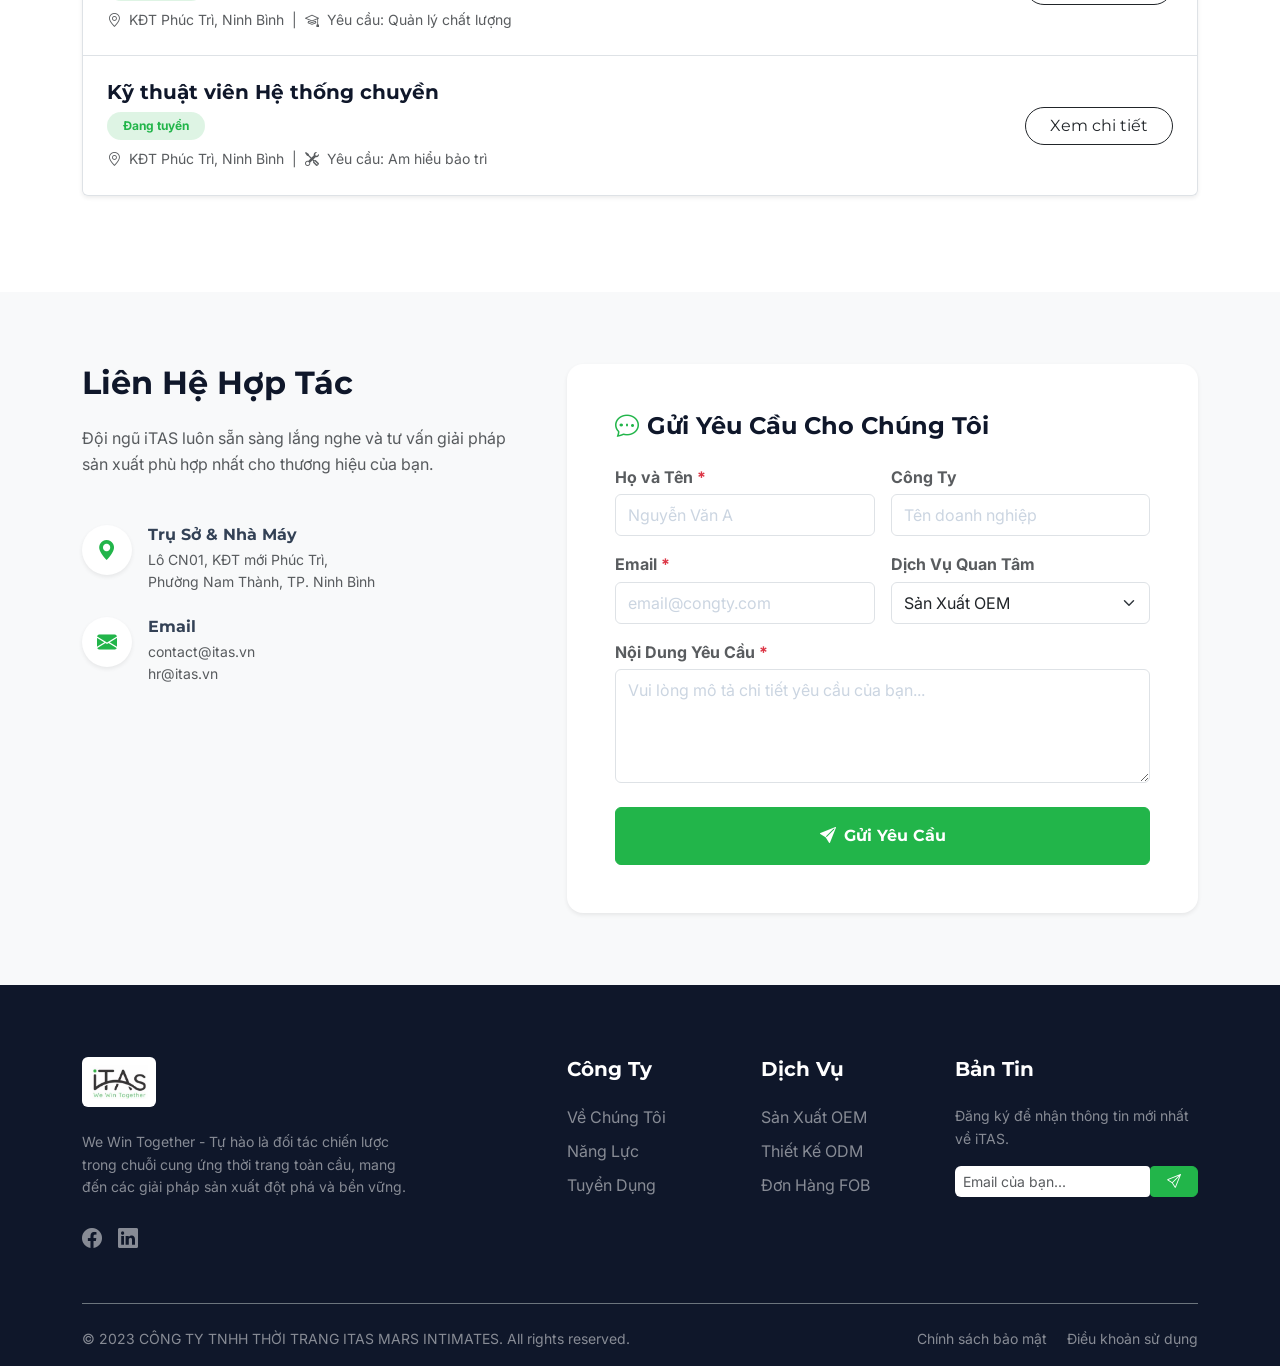
<file: Untitled-1.html>
<!DOCTYPE html>
<html lang="vi">
<head>
    <meta charset="UTF-8">
    <meta name="viewport" content="width=device-width, initial-scale=1.0">
    <title>iTAS Mars Intimates - We Win Together | Premium Garment Manufacturing</title>
    <meta name="description" content="iTAS - Đối tác sản xuất may mặc toàn cầu. Hệ thống tự động hóa hiện đại, dịch vụ OEM/ODM/FOB chuẩn quốc tế.">
    
    <!-- Google Fonts: Montserrat (Headings) & Inter (Body) -->
    <link rel="preconnect" href="https://fonts.googleapis.com">
    <link rel="preconnect" href="https://fonts.gstatic.com" crossorigin>
    <link href="https://fonts.googleapis.com/css2?family=Inter:wght@300;400;500;600&family=Montserrat:wght@500;600;700;800&display=swap" rel="stylesheet">
    
    <!-- Frameworks & Icons -->
    <link href="https://cdn.jsdelivr.net/npm/bootstrap@5.3.0/dist/css/bootstrap.min.css" rel="stylesheet">
    <link href="https://cdn.jsdelivr.net/npm/bootstrap-icons@1.10.5/font/bootstrap-icons.css" rel="stylesheet">
    
    <!-- Custom B2B Stylesheet -->
    <link href="css/style.css" rel="stylesheet">
</head>
<body>

    <!-- HEADER -->
    <header class="header sticky-top bg-white shadow-sm">
        <nav class="navbar navbar-expand-lg navbar-light py-3">
            <div class="container">
                <a class="navbar-brand" href="#">
                    <img src="images/logo.png" alt="iTAS Logo" class="header__logo">
                </a>
                <button class="navbar-toggler" type="button" data-bs-toggle="collapse" data-bs-target="#navbarNav" aria-label="Toggle navigation">
                    <span class="navbar-toggler-icon"></span>
                </button>
                <div class="collapse navbar-collapse" id="navbarNav">
                    <ul class="navbar-nav ms-auto align-items-center">
                        <li class="nav-item"><a class="nav-link fw-bold" href="#about">Về Chúng Tôi</a></li>
                        <li class="nav-item"><a class="nav-link fw-bold" href="#services">Dịch Vụ</a></li>
                        <li class="nav-item"><a class="nav-link fw-bold" href="#capabilities">Sản Xuất</a></li>
                        <li class="nav-item"><a class="nav-link fw-bold" href="#careers">Tuyển Dụng</a></li>
                        <li class="nav-item ms-lg-3">
                            <a class="btn btn-primary" href="#contact">Liên Hệ Ngay</a>
                        </li>
                    </ul>
                </div>
            </div>
        </nav>
    </header>

    <main>
        <!-- 1. HERO SECTION -->
        <section class="hero position-relative d-flex align-items-center">
            <div class="container position-relative z-2 text-center text-md-start">
                <div class="row">
                    <div class="col-lg-8">
                        <span class="hero__subtitle text-uppercase tracking-wide mb-2 d-block text-accent fw-bold">Premium Garment Manufacturing</span>
                        <h1 class="display-3 fw-bold mb-4 hero__title text-white">iTAS - We Win Together</h1>
                        <p class="lead mb-5 text-white-50 hero__desc">Hệ thống sản xuất tự động hóa hiện đại kết hợp cùng nghệ thuật thủ công tinh xảo. Đối tác tin cậy cho các thương hiệu thời trang toàn cầu.</p>
                        <div class="d-flex gap-3 justify-content-center justify-content-md-start">
                            <a href="#services" class="btn btn-outline-light btn-lg px-5">Khám Phá Dịch Vụ</a>
                            <a href="#contact" class="btn btn-primary btn-lg px-5">Trở Thành Đối Tác</a>
                        </div>
                    </div>
                </div>
            </div>
            <div class="hero__overlay"></div>
        </section>

        <!-- 2. ABOUT SECTION -->
        <section id="about" class="section py-5 my-5">
            <div class="container">
                <div class="row align-items-center g-5">
                    <div class="col-lg-6">
                        <img src="images/hero-bg.jpg" alt="iTAS Board of Directors" class="img-fluid rounded-3 shadow-lg">
                    </div>
                    <div class="col-lg-6">
                        <h2 class="section__title mb-4">Kiến Tạo Chuẩn Mực <br><span class="text-accent">Thời Trang Bền Vững</span></h2>
                        <p class="text-muted mb-4">Được thành lập với tầm nhìn trở thành nhà sản xuất thời trang hàng đầu khu vực, iTAS Mars Intimates tự hào sở hữu nhà máy quy mô lớn tại Ninh Bình. Chúng tôi kết hợp hệ thống chuyền treo tự động hiện đại nhất với đội ngũ nhân sự lành nghề để mang lại sản phẩm chất lượng quốc tế.</p>
                        <ul class="list-unstyled mb-4">
                            <li class="d-flex align-items-center mb-3"><i class="bi bi-check-circle-fill text-accent me-3 fs-5"></i> Môi trường làm việc hạnh phúc & chuyên nghiệp</li>
                            <li class="d-flex align-items-center mb-3"><i class="bi bi-check-circle-fill text-accent me-3 fs-5"></i> Quy trình kiểm soát chất lượng (QA/QC) nghiêm ngặt</li>
                            <li class="d-flex align-items-center"><i class="bi bi-check-circle-fill text-accent me-3 fs-5"></i> Tối ưu hóa chuỗi cung ứng toàn cầu</li>
                        </ul>
                        <div class="about__stats bg-white p-4 shadow-lg rounded-3 my-4 d-none d-lg-block">
                            <h3 class="fw-bold text-primary-dark mb-0">20.000+</h3>
                            <p class="text-muted mb-0">m² Diện tích nhà máy</p>
                        </div>
                        <a href="#capabilities" class="btn btn-outline-dark px-4 py-2 fw-bold">Khám phá năng lực <i class="bi bi-arrow-right ms-2"></i></a>
                    </div>
                </div>
            </div>
        </section>

        <!-- 3. SERVICES SECTION -->
        <section id="services" class="section bg-light py-5">
            <div class="container py-5">
                <div class="text-center mb-5">
                    <span class="text-accent fw-bold text-uppercase tracking-wide">Giải Pháp Toàn Diện</span>
                    <h2 class="section__title mt-2">Dịch Vụ Của Chúng Tôi</h2>
                </div>
                <div class="row g-4">
                    <div class="col-md-4">
                        <article class="service-card bg-white p-5 rounded-3 shadow-sm h-100 text-center">
                            <div class="service-card__icon bg-light rounded-circle d-inline-flex align-items-center justify-content-center mb-4" style="width: 80px; height: 80px;">
                                <i class="bi bi-scissors fs-1 text-accent"></i>
                            </div>
                            <h4 class="fw-bold mb-3 text-primary-dark">Sản Xuất OEM</h4>
                            <p class="text-muted mb-0">Gia công sản phẩm chất lượng cao dựa trên thiết kế và tiêu chuẩn kỹ thuật khắt khe của thương hiệu đối tác.</p>
                        </article>
                    </div>
                    <div class="col-md-4">
                        <article class="service-card bg-white p-5 rounded-3 shadow-sm h-100 text-center">
                            <div class="service-card__icon bg-light rounded-circle d-inline-flex align-items-center justify-content-center mb-4" style="width: 80px; height: 80px;">
                                <i class="bi bi-bezier fs-1 text-accent"></i>
                            </div>
                            <h4 class="fw-bold mb-3 text-primary-dark">Thiết Kế ODM</h4>
                            <p class="text-muted mb-0">Cung cấp giải pháp trọn gói từ khâu nghiên cứu xu hướng, lên ý tưởng thiết kế, rập, chọn vật liệu đến thành phẩm.</p>
                        </article>
                    </div>
                    <div class="col-md-4">
                        <article class="service-card bg-white p-5 rounded-3 shadow-sm h-100 text-center">
                            <div class="service-card__icon bg-light rounded-circle d-inline-flex align-items-center justify-content-center mb-4" style="width: 80px; height: 80px;">
                                <i class="bi bi-box-seam fs-1 text-accent"></i>
                            </div>
                            <h4 class="fw-bold mb-3 text-primary-dark">Đơn Hàng FOB</h4>
                            <p class="text-muted mb-0">Chủ động toàn bộ nguồn nguyên phụ liệu (Sourcing) và quy trình sản xuất, đóng gói, giao hàng tận nơi cho khách hàng.</p>
                        </article>
                    </div>
                </div>
            </div>
        </section>

        <!-- 4. PRODUCT SHOWCASE -->
        <section id="products" class="section py-5 my-5">
            <div class="container">
                <div class="d-flex justify-content-between align-items-end mb-5">
                    <div>
                        <span class="text-accent fw-bold text-uppercase tracking-wide">Danh Mục</span>
                        <h2 class="section__title mt-2">Sản Phẩm Tiêu Biểu</h2>
                    </div>
                    <a href="#contact" class="btn btn-outline-dark d-none d-md-inline-block fw-bold">Xem Catalog <i class="bi bi-download ms-2"></i></a>
                </div>
                <div class="row g-4">
                    <div class="col-md-6 col-lg-4">
                        <div class="product-card position-relative overflow-hidden rounded-3 shadow-sm text-white text-center ratio ratio-1x1" style="background-image: url('images/product_part_1.png'); background-size: cover; background-position: center;">
                            <div class="d-flex flex-column align-items-center justify-content-center p-4 product-card__content">
                                <h5 class="fw-bold mb-1">Thời Trang Thể Thao</h5>
                                <span class="text-white-50 small">Activewear</span>
                            </div>
                        </div>
                    </div>
                    <div class="col-md-6 col-lg-4">
                        <div class="product-card position-relative overflow-hidden rounded-3 shadow-sm text-white text-center ratio ratio-1x1" style="background-image: url('images/product_part_2.png'); background-size: cover; background-position: center;">
                            <div class="d-flex flex-column align-items-center justify-content-center p-4 product-card__content">
                                <h5 class="fw-bold mb-1">Trang Phục Lót</h5>
                                <span class="text-white-50 small">Intimates / Underwear</span>
                            </div>
                        </div>
                    </div>
                    <div class="col-md-6 col-lg-4">
                        <div class="product-card position-relative overflow-hidden rounded-3 shadow-sm text-white text-center ratio ratio-1x1" style="background-image: url('images/product_part_3.png'); background-size: cover; background-position: center;">
                            <div class="d-flex flex-column align-items-center justify-content-center p-4 product-card__content">
                                <h5 class="fw-bold mb-1">Thời Trang Mặc Nhà</h5>
                                <span class="text-white-50 small">Loungewear</span>
                            </div>
                        </div>
                    </div>
                </div>
            </div>
        </section>

        <!-- 5. PRODUCTION PROCESS -->
        <section id="process" class="section bg-primary-dark text-white py-5">
            <div class="container py-5">
                <div class="text-center mb-5">
                    <span class="text-accent fw-bold text-uppercase tracking-wide">Quy Trình Khép Kín</span>
                    <h2 class="section__title mt-2 text-white">Quy Trình Sản Xuất</h2>
                </div>
                <div class="d-flex flex-column flex-md-row justify-content-between align-items-center process-container gap-5 gap-md-0">
                    <div class="process-step text-center flex-fill w-100">
                        <div class="process-step__number bg-primary-dark text-white border-accent rounded-circle mx-auto mb-3 d-flex align-items-center justify-content-center fs-4 fw-bold position-relative z-2">1</div>
                        <h6 class="fw-bold mb-0">Thiết Kế & Rập</h6>
                    </div>
                    <div class="process-step text-center flex-fill w-100">
                        <div class="process-step__number bg-primary-dark text-white border-accent rounded-circle mx-auto mb-3 d-flex align-items-center justify-content-center fs-4 fw-bold position-relative z-2">2</div>
                        <h6 class="fw-bold mb-0">Tìm Nguồn Vải</h6>
                    </div>
                    <div class="process-step text-center flex-fill w-100">
                        <div class="process-step__number bg-primary-dark text-white border-accent rounded-circle mx-auto mb-3 d-flex align-items-center justify-content-center fs-4 fw-bold position-relative z-2">3</div>
                        <h6 class="fw-bold mb-0">Cắt Tự Động</h6>
                    </div>
                    <div class="process-step text-center flex-fill w-100">
                        <div class="process-step__number bg-primary-dark text-white border-accent rounded-circle mx-auto mb-3 d-flex align-items-center justify-content-center fs-4 fw-bold position-relative z-2">4</div>
                        <h6 class="fw-bold mb-0">May Chuyền Treo</h6>
                    </div>
                    <div class="process-step text-center flex-fill w-100">
                        <div class="process-step__number bg-accent text-white border-accent rounded-circle mx-auto mb-3 d-flex align-items-center justify-content-center fs-4 fw-bold position-relative z-2"><i class="bi bi-check-lg"></i></div>
                        <h6 class="fw-bold mb-0">QC & Đóng Gói</h6>
                    </div>
                </div>
            </div>
        </section>

        <!-- 6. CAPABILITIES (Refined existing section) -->
        <section id="capabilities" class="section py-5 my-5">
            <div class="container">
                <div class="text-center mb-5">
                    <span class="text-accent fw-bold text-uppercase tracking-wide">Cơ Sở Vật Chất</span>
                    <h2 class="section__title mt-2">Năng Lực Sản Xuất</h2>
                </div>
                <div class="row g-4 text-center">
                    <div class="col-md-4">
                        <article class="card card-b2b h-100 shadow-sm border-0">
                            <div class="overflow-hidden rounded-top">
                                <img src="images/img-quymo.jpg" class="card-img-top card-b2b__img" alt="Quy mô nhà máy">
                            </div>
                            <div class="card-body p-4 bg-white rounded-bottom">
                                <h4 class="fw-bold mb-3 text-primary-dark">Quy Mô Lớn</h4>
                                <p class="text-muted mb-0">Nhà máy rộng hơn 20.000m² tại Ninh Bình với công nghệ may mặc tiên tiến hàng đầu.</p>
                            </div>
                        </article>
                    </div>
                    <div class="col-md-4">
                        <article class="card card-b2b h-100 shadow-sm border-0">
                            <div class="overflow-hidden rounded-top">
                                <img src="images/img-chuyen.jpg" class="card-img-top card-b2b__img" alt="Hệ thống tự động hóa">
                            </div>
                            <div class="card-body p-4 bg-white rounded-bottom">
                                <h4 class="fw-bold mb-3 text-primary-dark">Tự Động Hóa</h4>
                                <p class="text-muted mb-0">Ứng dụng hệ thống chuyền treo tự động hiện đại, tối ưu hóa quy trình vận hành và kiểm soát dữ liệu.</p>
                            </div>
                        </article>
                    </div>
                    <div class="col-md-4">
                        <article class="card card-b2b h-100 shadow-sm border-0">
                            <div class="overflow-hidden rounded-top">
                                <img src="images/img-chatluong.jpg" class="card-img-top card-b2b__img" alt="Con người">
                            </div>
                            <div class="card-body p-4 bg-white rounded-bottom">
                                <h4 class="fw-bold mb-3 text-primary-dark">Chất Lượng Quốc Tế</h4>
                                <p class="text-muted mb-0">Đội ngũ nhân sự chuyên nghiệp, được đào tạo bài bản với quy trình QA/QC nghiêm ngặt nhất.</p>
                            </div>
                        </article>
                    </div>
                </div>
            </div>
        </section>

        <!-- 7. CERTIFICATIONS SECTION -->
        <section id="certifications" class="section bg-light py-5">
            <div class="container py-4 text-center">
                <p class="text-muted fw-bold text-uppercase tracking-wide mb-4">Chứng Nhận & Tiêu Chuẩn</p>
                <div class="d-flex justify-content-center align-items-center gap-4 gap-md-5 flex-wrap">
                    <div class="cert-logo fs-3 fw-bold text-secondary">ISO 9001:2015</div>
                    <div class="cert-logo fs-3 fw-bold text-secondary">WRAP</div>
                    <div class="cert-logo fs-3 fw-bold text-secondary">BSCI</div>
                    <div class="cert-logo fs-3 fw-bold text-secondary">OEKO-TEX</div>
                </div>
            </div>
        </section>

        <!-- 8. CAREERS (Refined existing section) -->
        <section id="careers" class="section py-5 my-5">
            <div class="container">
                <div class="row align-items-center mb-5">
                    <div class="col-md-8">
                        <span class="text-accent fw-bold text-uppercase tracking-wide">Gia Nhập Đội Ngũ</span>
                        <h2 class="section__title mt-2">Cơ Hội Nghề Nghiệp</h2>
                    </div>
                    <div class="col-md-4 text-md-end mt-3 mt-md-0">
                        <a href="https://www.facebook.com/tuyendungitas" target="_blank" class="btn btn-facebook px-4 fw-bold"><i class="bi bi-facebook me-2"></i> Fanpage Tuyển Dụng</a>
                    </div>
                </div>
                <div class="row justify-content-center">
                    <div class="col-lg-12">
                        <div class="list-group shadow-sm border-0">
                            <div class="list-group-item list-group-item-action d-flex flex-column flex-md-row justify-content-between align-items-md-center p-4 border-bottom">
                                <div class="mb-3 mb-md-0">
                                    <h5 class="fw-bold mb-2 text-primary-dark">Công nhân May công nghiệp</h5>
                                    <span class="badge bg-accent-soft text-accent mb-2 px-3 py-2 rounded-pill">Đang tuyển</span>
                                    <p class="text-muted small mb-0"><i class="bi bi-geo-alt me-1"></i> KĐT Phúc Trì, Ninh Bình &nbsp;|&nbsp; <i class="bi bi-cash me-1"></i> Thu nhập: Lương cứng + Thưởng</p>
                                </div>
                                <button class="btn btn-outline-dark px-4 rounded-pill">Xem chi tiết</button>
                            </div>
                            
                            <div class="list-group-item list-group-item-action d-flex flex-column flex-md-row justify-content-between align-items-md-center p-4 border-bottom">
                                <div class="mb-3 mb-md-0">
                                    <h5 class="fw-bold mb-2 text-primary-dark">Quản lý / Tổ trưởng Chuyền may</h5>
                                    <span class="badge bg-accent-soft text-accent mb-2 px-3 py-2 rounded-pill">Đang tuyển</span>
                                    <p class="text-muted small mb-0"><i class="bi bi-geo-alt me-1"></i> KĐT Phúc Trì, Ninh Bình &nbsp;|&nbsp; <i class="bi bi-mortarboard me-1"></i> Yêu cầu: Quản lý chất lượng</p>
                                </div>
                                <button class="btn btn-outline-dark px-4 rounded-pill">Xem chi tiết</button>
                            </div>

                            <div class="list-group-item list-group-item-action d-flex flex-column flex-md-row justify-content-between align-items-md-center p-4">
                                <div class="mb-3 mb-md-0">
                                    <h5 class="fw-bold mb-2 text-primary-dark">Kỹ thuật viên Hệ thống chuyền</h5>
                                    <span class="badge bg-accent-soft text-accent mb-2 px-3 py-2 rounded-pill">Đang tuyển</span>
                                    <p class="text-muted small mb-0"><i class="bi bi-geo-alt me-1"></i> KĐT Phúc Trì, Ninh Bình &nbsp;|&nbsp; <i class="bi bi-tools me-1"></i> Yêu cầu: Am hiểu bảo trì</p>
                                </div>
                                <button class="btn btn-outline-dark px-4 rounded-pill">Xem chi tiết</button>
                            </div>
                        </div>
                    </div>
                </div>
            </div>
        </section>

        <!-- 9. CONTACT SECTION -->
        <section id="contact" class="section py-5 bg-light">
            <div class="container py-4">
                <div class="row g-5">
                    <div class="col-lg-5">
                        <h2 class="section__title mb-4">Liên Hệ Hợp Tác</h2>
                        <p class="text-muted mb-5">Đội ngũ iTAS luôn sẵn sàng lắng nghe và tư vấn giải pháp sản xuất phù hợp nhất cho thương hiệu của bạn.</p>
                        
                        <div class="d-flex align-items-start mb-4">
                            <a href="https://www.google.com/maps/search/?api=1&query=Lô+CN01,+KĐT+mới+Phúc+Trì,+Phường+Nam+Thành,+TP.+Ninh+Bình" target="_blank" class="bg-white rounded-circle d-flex align-items-center justify-content-center shadow-sm me-3 flex-shrink-0 text-decoration-none" style="width: 50px; height: 50px;" title="Xem trên Google Maps">
                                <i class="bi bi-geo-alt-fill text-accent fs-5"></i>
                            </a>
                            <div>
                                <h6 class="fw-bold mb-1">Trụ Sở & Nhà Máy</h6>
                                <p class="text-muted mb-0 small">
                                    <a href="https://www.google.com/maps/search/?api=1&query=Lô+CN01,+KĐT+mới+Phúc+Trì,+Phường+Nam+Thành,+TP.+Ninh+Bình" target="_blank" class="text-muted text-decoration-none" title="Xem trên Google Maps">Lô CN01, KĐT mới Phúc Trì,<br>Phường Nam Thành, TP. Ninh Bình</a>
                                </p>
                            </div>
                        </div>
                        
                        <div class="d-flex align-items-start mb-4">
                            <a href="mailto:contact@itas.vn" class="bg-white rounded-circle d-flex align-items-center justify-content-center shadow-sm me-3 flex-shrink-0 text-decoration-none" style="width: 50px; height: 50px;" title="Gửi email cho chúng tôi">
                                <i class="bi bi-envelope-fill text-accent fs-5"></i>
                            </a>
                            <div>
                                <h6 class="fw-bold mb-1">Email</h6>
                                <p class="text-muted mb-0 small">
                                    <a href="mailto:contact@itas.vn" class="text-muted text-decoration-none">contact@itas.vn</a><br>
                                    <a href="mailto:hr@itas.vn" class="text-muted text-decoration-none">hr@itas.vn</a>
                                </p>
                            </div>
                        </div>
                    </div>
                    
                    <div class="col-lg-7">
                        <div class="bg-white p-4 p-md-5 rounded-4 shadow-sm contact-form-card">
                            <h4 class="fw-bold mb-4 text-primary-dark"><i class="bi bi-chat-dots text-accent me-2"></i>Gửi Yêu Cầu Cho Chúng Tôi</h4>
                            <form>
                                <div class="row g-3">
                                    <div class="col-md-6">
                                        <label for="name" class="form-label fw-bold text-muted mb-1">Họ và Tên <span class="text-danger">*</span></label>
                                        <input type="text" class="form-control form-control-b2b py-2" id="name" placeholder="Nguyễn Văn A" required>
                                    </div>
                                    <div class="col-md-6">
                                        <label for="company" class="form-label fw-bold text-muted mb-1">Công Ty</label>
                                        <input type="text" class="form-control form-control-b2b py-2" id="company" placeholder="Tên doanh nghiệp">
                                    </div>
                                    <div class="col-md-6">
                                        <label for="email" class="form-label fw-bold text-muted mb-1">Email <span class="text-danger">*</span></label>
                                        <input type="email" class="form-control form-control-b2b py-2" id="email" placeholder="email@congty.com" required>
                                    </div>
                                    <div class="col-md-6">
                                        <label for="service" class="form-label fw-bold text-muted mb-1">Dịch Vụ Quan Tâm</label>
                                        <select class="form-select form-control-b2b py-2" id="service">
                                            <option value="oem">Sản Xuất OEM</option>
                                            <option value="odm">Thiết Kế ODM</option>
                                            <option value="fob">Đơn Hàng FOB</option>
                                        </select>
                                    </div>
                                    <div class="col-12">
                                        <label for="message" class="form-label fw-bold text-muted mb-1">Nội Dung Yêu Cầu <span class="text-danger">*</span></label>
                                        <textarea class="form-control form-control-b2b py-2" id="message" rows="4" placeholder="Vui lòng mô tả chi tiết yêu cầu của bạn..." required></textarea>
                                    </div>
                                    <div class="col-12 mt-4">
                                        <button type="submit" class="btn btn-primary w-100 py-3 fw-bold"><i class="bi bi-send-fill me-2"></i>Gửi Yêu Cầu</button>
                                    </div>
                                </div>
                            </form>
                        </div>
                    </div>
                </div>
            </div>
        </section>
    </main>

    <!-- 10. FOOTER -->
    <footer class="footer bg-primary-dark text-white pt-5 pb-3">
        <div class="container pt-4">
            <div class="row g-5 mb-5">
                <div class="col-lg-4">
                    <img src="images/logo.png" alt="iTAS Logo" class="mb-4 bg-white p-2 rounded" style="max-height: 50px;">
                    <p class="text-white-50 small mb-4">We Win Together - Tự hào là đối tác chiến lược trong chuỗi cung ứng thời trang toàn cầu, mang đến các giải pháp sản xuất đột phá và bền vững.</p>
                    <div class="d-flex gap-3">
                        <a href="https://www.facebook.com/tuyendungitas" target="_blank" class="text-white-50 text-white-hover fs-5"><i class="bi bi-facebook"></i></a>
                        <a href="#" class="text-white-50 text-white-hover fs-5"><i class="bi bi-linkedin"></i></a>
                    </div>
                </div>
                <div class="col-lg-2 offset-lg-1 col-md-4">
                    <h5 class="fw-bold text-white mb-4">Công Ty</h5>
                    <ul class="list-unstyled footer__links">
                        <li class="mb-2"><a href="#about" class="text-white-50 text-decoration-none">Về Chúng Tôi</a></li>
                        <li class="mb-2"><a href="#capabilities" class="text-white-50 text-decoration-none">Năng Lực</a></li>
                        <li class="mb-2"><a href="#careers" class="text-white-50 text-decoration-none">Tuyển Dụng</a></li>
                    </ul>
                </div>
                <div class="col-lg-2 col-md-4">
                    <h5 class="fw-bold text-white mb-4">Dịch Vụ</h5>
                    <ul class="list-unstyled footer__links">
                        <li class="mb-2"><a href="#services" class="text-white-50 text-decoration-none">Sản Xuất OEM</a></li>
                        <li class="mb-2"><a href="#services" class="text-white-50 text-decoration-none">Thiết Kế ODM</a></li>
                        <li class="mb-2"><a href="#services" class="text-white-50 text-decoration-none">Đơn Hàng FOB</a></li>
                    </ul>
                </div>
                <div class="col-lg-3 col-md-4">
                    <h5 class="fw-bold text-white mb-4">Bản Tin</h5>
                    <p class="text-white-50 small mb-3">Đăng ký để nhận thông tin mới nhất về iTAS.</p>
                    <form class="d-flex">
                        <input type="email" class="form-control form-control-sm rounded-start-2 border-0 bg-white" placeholder="Email của bạn..." aria-label="Email">
                        <button class="btn btn-primary btn--accent btn-sm rounded-end-2 px-3" type="submit"><i class="bi bi-send"></i></button>
                    </form>
                </div>
            </div>
            <div class="border-top border-secondary pt-4 mt-4 d-flex flex-column flex-md-row justify-content-between align-items-center">
                <p class="small text-white-50 mb-0">&copy; 2023 CÔNG TY TNHH THỜI TRANG ITAS MARS INTIMATES. All rights reserved.</p>
                <div class="small mt-2 mt-md-0">
                    <a href="#" class="text-white-50 text-decoration-none me-3">Chính sách bảo mật</a>
                    <a href="#" class="text-white-50 text-decoration-none">Điều khoản sử dụng</a>
                </div>
            </div>
        </div>
    </footer>

    <!-- JS Scripts -->
    <script src="https://cdn.jsdelivr.net/npm/bootstrap@5.3.0/dist/js/bootstrap.bundle.min.js"></script>
</body>
</html>
</file>
<file: css/style.css>
/*
 * iTAS B2B Corporate Website CSS
 * Architecture: Custom Variables + Components + Utilities
 */

:root {
    /* B2B Premium Color Palette */
    --color-primary-dark: #0f172a;    /* Slate 900 - Trust, Professionalism */
    --color-primary-light: #1e293b;   /* Slate 800 */
    --color-accent: #22B54A;          /* iTAS Brand Green */
    --color-accent-hover: #1a943c;
    --color-accent-soft: rgba(34, 181, 74, 0.15);
    
    /* Typography */
    --font-heading: 'Montserrat', sans-serif;
    --font-body: 'Inter', sans-serif;
    
    /* Layout & Spacing */
    --transition-base: all 0.3s ease;
    --shadow-md: 0 10px 15px -3px rgba(0, 0, 0, 0.05), 0 4px 6px -2px rgba(0, 0, 0, 0.025);
    --shadow-lg-hover: 0 20px 25px -5px rgba(0, 0, 0, 0.1), 0 10px 10px -5px rgba(0, 0, 0, 0.04);
}

/* === BASE TYPOGRAPHY === */
body {
    font-family: var(--font-body);
    color: #334155;
    line-height: 1.6;
    background-color: #ffffff;
}

h1, h2, h3, h4, h5, h6, .navbar-brand, .section__title {
    font-family: var(--font-heading);
    font-weight: 700;
}

/* === UTILITY CLASSES === */
.text-primary-dark { color: var(--color-primary-dark) !important; }
.bg-primary-dark { background-color: var(--color-primary-dark) !important; }
.text-accent { color: var(--color-accent) !important; }
.bg-accent { background-color: var(--color-accent) !important; }
.bg-accent-soft { background-color: var(--color-accent-soft) !important; }
.border-accent { border: 2px solid var(--color-accent) !important; }
.tracking-wide { letter-spacing: 0.1em; }
.text-white-hover:hover { color: #ffffff !important; }

/* === BUTTONS === */
.btn {
    font-family: var(--font-heading);
    transition: var(--transition-base);
}

/* Ghi đè màu mặc định của Bootstrap cho nút Primary thành màu xanh lá iTAS */
.btn.btn-primary {
    --bs-btn-color: #fff;
    --bs-btn-bg: var(--color-accent);
    --bs-btn-border-color: var(--color-accent);
    --bs-btn-hover-color: #fff;
    --bs-btn-hover-bg: var(--color-accent-hover);
    --bs-btn-hover-border-color: var(--color-accent-hover);
    --bs-btn-active-bg: var(--color-accent-hover);
}
.btn.btn-primary:hover {
    transform: translateY(-2px);
    box-shadow: 0 10px 15px -3px rgba(34, 181, 74, 0.3);
}

.btn-outline-primary {
    color: var(--color-primary-dark) !important;
    border-color: var(--color-primary-dark) !important;
}

.btn-facebook {
    color: #1877F2 !important;
    border-color: #1877F2 !important;
}
.btn-facebook:hover {
    background-color: #1877F2 !important;
    color: #ffffff !important;
    border-color: #1877F2 !important;
}

.btn-outline-primary:hover {
    background-color: var(--color-primary-dark) !important;
    color: #ffffff !important;
}

/* === HEADER === */
.header__logo {
    max-height: 45px;
    width: auto;
}

.nav-link {
    color: var(--color-primary-dark) !important;
    font-size: 0.95rem;
    transition: var(--transition-base);
}

.nav-link:hover {
    color: var(--color-accent) !important;
}

/* === HERO SECTION === */
.hero {
    min-height: 90vh;
    background-image: url('../images/hero-bg.jpg');
    background-size: cover;
    background-position: center;
    background-repeat: no-repeat;
    background-attachment: fixed;
}

.hero__overlay {
    position: absolute;
    top: 0; left: 0; width: 100%; height: 100%;
    background: linear-gradient(135deg, rgba(15, 23, 42, 0.9) 0%, rgba(15, 23, 42, 0.5) 100%);
    z-index: 1;
}

/* === SECTIONS === */
.section__title {
    color: var(--color-primary-dark);
}

/* === CARDS (SERVICES, PRODUCTION, ETC) === */
.card-b2b {
    transition: var(--transition-base);
}

.card-b2b:hover {
    transform: translateY(-10px);
    box-shadow: var(--shadow-lg-hover) !important;
}

.card-b2b__img {
    height: 240px;
    object-fit: cover;
    transition: transform 0.6s ease;
}

.card-b2b:hover .card-b2b__img {
    transform: scale(1.05);
}

/* Service Cards */
.service-card {
    border-bottom: 4px solid transparent;
    transition: var(--transition-base);
}

.service-card:hover {
    border-bottom-color: var(--color-accent);
    transform: translateY(-5px);
    box-shadow: var(--shadow-md) !important;
}

.service-card:hover .service-card__icon {
    background-color: var(--color-accent) !important;
}

.service-card:hover .service-card__icon i {
    color: #ffffff !important;
}

/* Product Showcase Grid */
.product-card__content {
    transition: var(--transition-base);
    background: rgba(15, 23, 42, 0.4); /* Lớp phủ đen mờ để chữ luôn dễ đọc trên mọi bức ảnh */
    height: 100%;
}

.product-card:hover .product-card__content {
    background: rgba(15, 23, 42, 0.8); /* Tối hơn khi di chuột qua */
}

/* === PROCESS TIMELINE === */
.process-container { position: relative; }
.process-step { position: relative; z-index: 1; }
.process-step__number { 
    width: 65px; /* Làm to vòng tròn lên một chút để nổi bật hơn */
    height: 65px; 
    transition: var(--transition-base);
}

.process-step:hover .process-step__number {
    background-color: var(--color-accent) !important;
    color: #fff !important;
    transform: scale(1.1);
    box-shadow: 0 0 20px rgba(34, 181, 74, 0.4);
}
.form-control-b2b::placeholder {
    color: #94a3b8;
    color: #cbd5e1;
    opacity: 1;
}
/* Desktop: Đường đứt nét nối liền */
@media (min-width: 768px) {
    .process-step:not(:last-child)::after {
        content: '';
        position: absolute;
        top: 32.5px; /* Căn đúng giữa trọng tâm của hình tròn 65px */
        left: 50%;
        width: 100%; /* Chạy thẳng sang tâm của hình tròn tiếp theo */
        border-top: 2px dashed var(--color-accent);
        z-index: -1;
        opacity: 0.6;
    }
}

/* Mobile: Mũi tên hướng xuống */
@media (max-width: 767px) {
    .process-step:not(:last-child)::after {
        content: '\f229'; /* Ký tự của icon chevron-down trong Bootstrap Icons */
        font-family: 'bootstrap-icons';
        position: absolute;
        bottom: -2.2rem; /* Rơi thẳng vào khoảng trống giữa các bước */
        left: 50%;
        transform: translateX(-50%);
        color: var(--color-accent);
        font-size: 1.5rem;
        opacity: 0.8;
    }
}

/* === MISC === */
.cert-card { transition: var(--transition-base); border: 2px solid transparent; cursor: pointer; }
.cert-card:hover { transform: translateY(-5px); border-color: var(--color-accent); box-shadow: var(--shadow-md) !important; }
.footer__links a { transition: color 0.2s; }
.footer__links a:hover { color: var(--color-accent) !important; text-decoration: underline !important; }
.list-group-item-action:hover { background-color: #f8fafc; border-left: 4px solid var(--color-accent); }

/* Nút Xem chi tiết công việc */
.btn-job-detail { color: var(--color-primary-dark) !important; border-color: var(--color-primary-dark) !important; }
.btn-job-detail:hover { background-color: var(--color-accent) !important; border-color: var(--color-accent) !important; color: #fff !important; }
</file>
<file: css/style.min.css>
:root{--color-primary-dark:#0f172a;--color-primary-light:#1e293b;--color-accent:#22B54A;--color-accent-hover:#1a943c;--color-accent-soft:rgba(34, 181, 74, 0.15);--font-heading:'Montserrat',sans-serif;--font-body:'Inter',sans-serif;--transition-base:all 0.3s ease;--shadow-md:0 10px 15px -3px rgba(0, 0, 0, 0.05),0 4px 6px -2px rgba(0, 0, 0, 0.025);--shadow-lg-hover:0 20px 25px -5px rgba(0, 0, 0, 0.1),0 10px 10px -5px rgba(0, 0, 0, 0.04)}body{font-family:var(--font-body);color:#334155;line-height:1.6;background-color:#fff}.navbar-brand,.section__title,h1,h2,h3,h4,h5,h6{font-family:var(--font-heading);font-weight:700}.text-primary-dark{color:var(--color-primary-dark)!important}.bg-primary-dark{background-color:var(--color-primary-dark)!important}.text-accent{color:var(--color-accent)!important}.bg-accent{background-color:var(--color-accent)!important}.bg-accent-soft{background-color:var(--color-accent-soft)!important}.border-accent{border:2px solid var(--color-accent)!important}.tracking-wide{letter-spacing:.1em}.text-white-hover:hover{color:#fff!important}.btn{font-family:var(--font-heading);transition:var(--transition-base)}.btn.btn-primary{--bs-btn-color:#fff;--bs-btn-bg:var(--color-accent);--bs-btn-border-color:var(--color-accent);--bs-btn-hover-color:#fff;--bs-btn-hover-bg:var(--color-accent-hover);--bs-btn-hover-border-color:var(--color-accent-hover);--bs-btn-active-bg:var(--color-accent-hover)}.btn.btn-primary:hover{transform:translateY(-2px);box-shadow:0 10px 15px -3px rgba(34,181,74,.3)}.btn-outline-primary{color:var(--color-primary-dark)!important;border-color:var(--color-primary-dark)!important}.btn-facebook{color:#1877f2!important;border-color:#1877f2!important}.btn-facebook:hover{background-color:#1877f2!important;color:#fff!important;border-color:#1877f2!important}.btn-outline-primary:hover{background-color:var(--color-primary-dark)!important;color:#fff!important}.header__logo{max-height:45px;width:auto}.nav-link{color:var(--color-primary-dark)!important;font-size:.95rem;transition:var(--transition-base)}.nav-link:hover{color:var(--color-accent)!important}.hero{min-height:90vh;background-image:url(../images/hero-bg.jpg);background-size:cover;background-position:center;background-repeat:no-repeat;background-attachment:fixed}.hero__overlay{position:absolute;top:0;left:0;width:100%;height:100%;background:linear-gradient(135deg,rgba(15,23,42,.9) 0,rgba(15,23,42,.5) 100%);z-index:1}.section__title{color:var(--color-primary-dark)}.card-b2b{transition:var(--transition-base)}.card-b2b:hover{transform:translateY(-10px);box-shadow:var(--shadow-lg-hover)!important}.card-b2b__img{height:240px;object-fit:cover;transition:transform .6s ease}.card-b2b:hover .card-b2b__img{transform:scale(1.05)}.service-card{border-bottom:4px solid transparent;transition:var(--transition-base)}.service-card:hover{border-bottom-color:var(--color-accent);transform:translateY(-5px);box-shadow:var(--shadow-md)!important}.service-card:hover .service-card__icon{background-color:var(--color-accent)!important}.service-card:hover .service-card__icon i{color:#fff!important}.product-card__content{transition:var(--transition-base);background:rgba(15,23,42,.4);height:100%}.product-card:hover .product-card__content{background:rgba(15,23,42,.8)}.process-container{position:relative}.process-step{position:relative;z-index:1}.process-step__number{width:65px;height:65px;transition:var(--transition-base)}.process-step:hover .process-step__number{background-color:var(--color-accent)!important;color:#fff!important;transform:scale(1.1);box-shadow:0 0 20px rgba(34,181,74,.4)}.form-control-b2b::placeholder{color:#94a3b8;color:#cbd5e1;opacity:1}@media (min-width:768px){.process-step:not(:last-child)::after{content:'';position:absolute;top:32.5px;left:50%;width:100%;border-top:2px dashed var(--color-accent);z-index:-1;opacity:.6}}@media (max-width:767px){.process-step:not(:last-child)::after{content:'\f229';font-family:bootstrap-icons;position:absolute;bottom:-2.2rem;left:50%;transform:translateX(-50%);color:var(--color-accent);font-size:1.5rem;opacity:.8}}.cert-card{transition:var(--transition-base);border:2px solid transparent;cursor:pointer}.cert-card:hover{transform:translateY(-5px);border-color:var(--color-accent);box-shadow:var(--shadow-md)!important}.footer__links a{transition:color .2s}.footer__links a:hover{color:var(--color-accent)!important;text-decoration:underline!important}.list-group-item-action:hover{background-color:#f8fafc;border-left:4px solid var(--color-accent)}.btn-job-detail{color:var(--color-primary-dark)!important;border-color:var(--color-primary-dark)!important}.btn-job-detail:hover{background-color:var(--color-accent)!important;border-color:var(--color-accent)!important;color:#fff!important}
</file>
